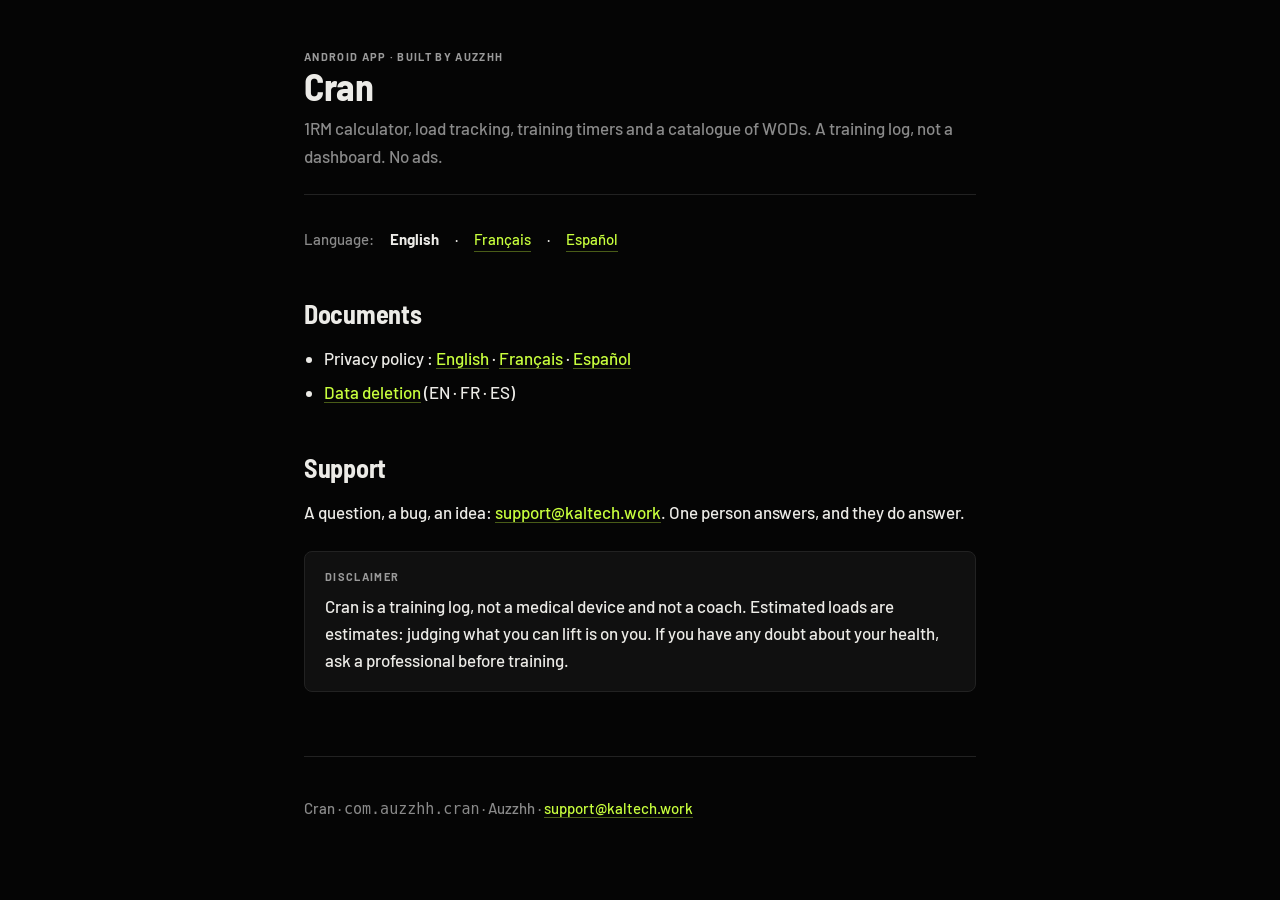
<file: index.html>
<!doctype html>
<html lang="en">
<head>
<meta charset="utf-8">
<meta name="viewport" content="width=device-width, initial-scale=1">
<title>Cran — 1RM calculator and training log</title>
<meta name="description" content="Cran — 1RM calculator, load tracking, timers and WODs. Android app by Auzzhh. No ads.">
<link rel="canonical" href="https://cran.kaltech.work/">
<meta name="theme-color" content="#050505">
<link rel="icon" href="favicon.ico" sizes="48x48">
<link rel="icon" href="icon-192.png" type="image/png" sizes="192x192">
<link rel="apple-touch-icon" href="apple-touch-icon.png">
<meta property="og:type" content="website">
<meta property="og:site_name" content="Cran">
<meta property="og:locale" content="en_US">
<meta property="og:title" content="Cran — 1RM calculator and training log">
<meta property="og:description" content="Cran — 1RM calculator, load tracking, timers and WODs. Android app by Auzzhh. No ads.">
<meta property="og:url" content="https://cran.kaltech.work/">
<meta property="og:image" content="https://cran.kaltech.work/icon-512.png">
<meta property="og:image:width" content="512">
<meta property="og:image:height" content="512">
<meta property="og:image:alt" content="Cran logo: a lime hexagonal C on black">
<meta name="twitter:card" content="summary">
<link rel="preconnect" href="https://fonts.googleapis.com">
<link rel="preconnect" href="https://fonts.gstatic.com" crossorigin>
<link rel="stylesheet" href="https://fonts.googleapis.com/css2?family=Barlow:wght@500;700&family=Barlow+Semi+Condensed:wght@700&display=swap">
<link rel="stylesheet" href="style.css">
<link rel="alternate" hreflang="en" href="https://cran.kaltech.work/">
<link rel="alternate" hreflang="fr" href="https://cran.kaltech.work/accueil.html">
<link rel="alternate" hreflang="es" href="https://cran.kaltech.work/inicio.html">
<link rel="alternate" hreflang="x-default" href="https://cran.kaltech.work/">
</head>
<body>
<main>
<header>
  <p class="label">Android app · built by Auzzhh</p>
  <h1>Cran</h1>
  <p class="lede">1RM calculator, load tracking, training timers and a catalogue of WODs.
  A training log, not a dashboard. No ads.</p>
</header>

<p class="langs"><span>Language:</span> <strong>English</strong> · <a href="accueil.html">Français</a> · <a href="inicio.html">Español</a></p>

<!-- Dès que la fiche est publiée, décommenter et coller le lien :
<p><a class="cta" href="https://play.google.com/store/apps/details?id=com.auzzhh.cran">Get it on Google Play</a></p>
-->

<h2>Documents</h2>
<ul>
  <li>Privacy policy :
      <a href="privacy.html">English</a> ·
      <a href="confidentialite.html">Français</a> ·
      <a href="privacidad.html">Español</a></li>
  <li><a href="data-deletion.html">Data deletion</a> (EN · FR · ES)</li>
</ul>

<h2>Support</h2>
<p>A question, a bug, an idea:
<a href="mailto:support@kaltech.work">support@kaltech.work</a>.
One person answers, and they do answer.</p>

<div class="card">
  <p class="label">Disclaimer</p>
  <p style="margin:8px 0 0">Cran is a training log, not a medical device and not a coach.
  Estimated loads are estimates: judging what you can lift is on you. If you
  have any doubt about your health, ask a professional before training.</p>
</div>

<footer>
  <p>Cran · <code>com.auzzhh.cran</code> · Auzzhh · <a href="mailto:support@kaltech.work">support@kaltech.work</a></p>
</footer>
</main>
</body>
</html>
</file>
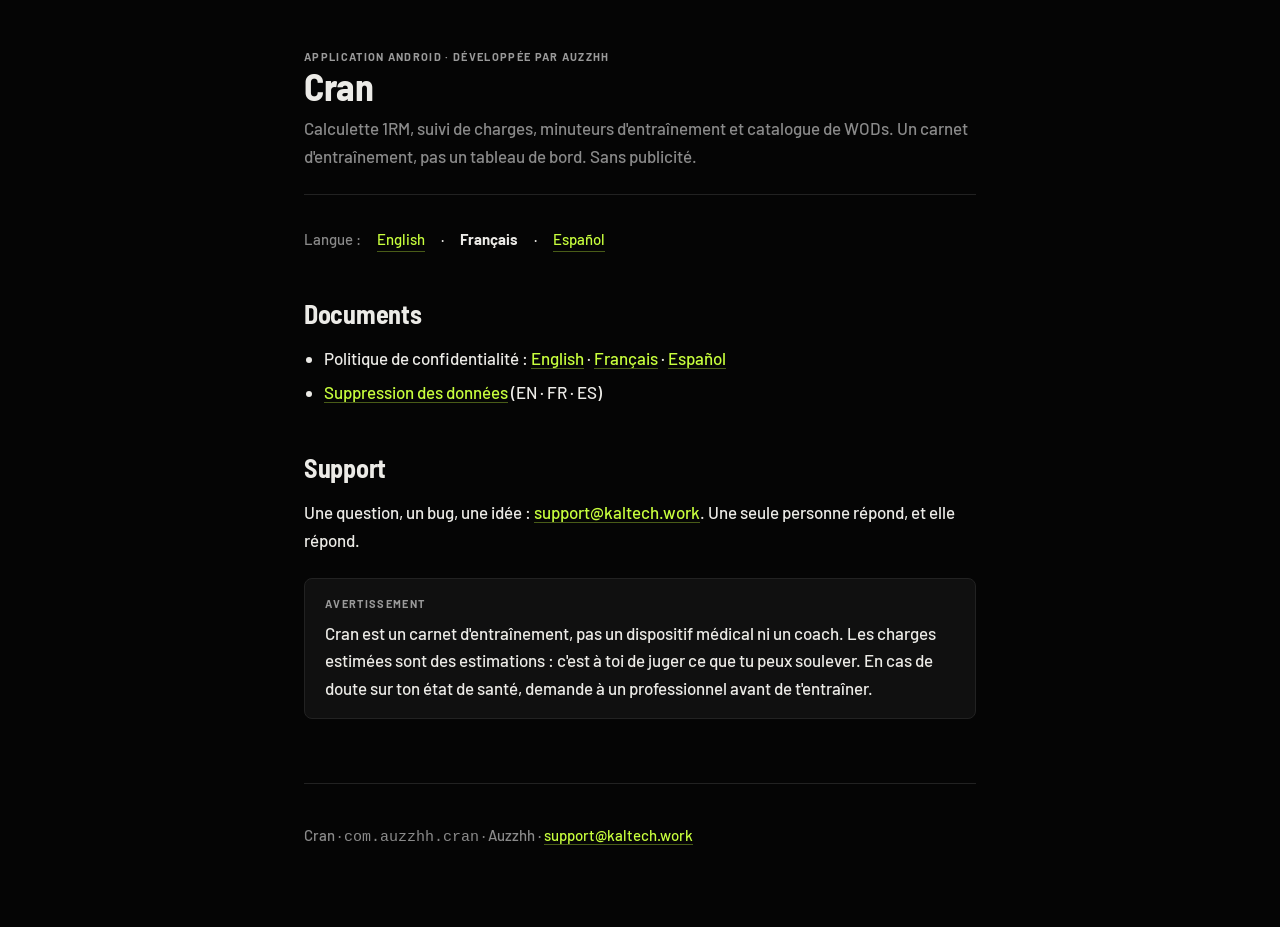
<file: accueil.html>
<!doctype html>
<html lang="fr">
<head>
<meta charset="utf-8">
<meta name="viewport" content="width=device-width, initial-scale=1">
<title>Cran — calculette 1RM et carnet d'entraînement</title>
<meta name="description" content="Cran — calculette 1RM, suivi de charges, minuteurs et WODs. Application Android développée par Auzzhh. Sans publicité.">
<link rel="canonical" href="https://cran.kaltech.work/accueil.html">
<meta name="theme-color" content="#050505">
<link rel="icon" href="favicon.ico" sizes="48x48">
<link rel="icon" href="icon-192.png" type="image/png" sizes="192x192">
<link rel="apple-touch-icon" href="apple-touch-icon.png">
<meta property="og:type" content="website">
<meta property="og:site_name" content="Cran">
<meta property="og:locale" content="fr_FR">
<meta property="og:title" content="Cran — calculette 1RM et carnet d'entraînement">
<meta property="og:description" content="Cran — calculette 1RM, suivi de charges, minuteurs et WODs. Application Android développée par Auzzhh. Sans publicité.">
<meta property="og:url" content="https://cran.kaltech.work/accueil.html">
<meta property="og:image" content="https://cran.kaltech.work/icon-512.png">
<meta property="og:image:width" content="512">
<meta property="og:image:height" content="512">
<meta property="og:image:alt" content="Cran logo: a lime hexagonal C on black">
<meta name="twitter:card" content="summary">
<link rel="preconnect" href="https://fonts.googleapis.com">
<link rel="preconnect" href="https://fonts.gstatic.com" crossorigin>
<link rel="stylesheet" href="https://fonts.googleapis.com/css2?family=Barlow:wght@500;700&family=Barlow+Semi+Condensed:wght@700&display=swap">
<link rel="stylesheet" href="style.css">
<link rel="alternate" hreflang="en" href="https://cran.kaltech.work/">
<link rel="alternate" hreflang="fr" href="https://cran.kaltech.work/accueil.html">
<link rel="alternate" hreflang="es" href="https://cran.kaltech.work/inicio.html">
<link rel="alternate" hreflang="x-default" href="https://cran.kaltech.work/">
</head>
<body>
<main>
<header>
  <p class="label">Application Android · développée par Auzzhh</p>
  <h1>Cran</h1>
  <p class="lede">Calculette 1RM, suivi de charges, minuteurs d'entraînement et
  catalogue de WODs. Un carnet d'entraînement, pas un tableau de bord. Sans
  publicité.</p>
</header>

<p class="langs"><span>Langue :</span> <a href="index.html">English</a> · <strong>Français</strong> · <a href="inicio.html">Español</a></p>

<!-- Dès que la fiche est publiée, décommenter et coller le lien :
<p><a class="cta" href="https://play.google.com/store/apps/details?id=com.auzzhh.cran">Télécharger sur Google Play</a></p>
-->

<h2>Documents</h2>
<ul>
  <li>Politique de confidentialité :
      <a href="privacy.html">English</a> ·
      <a href="confidentialite.html">Français</a> ·
      <a href="privacidad.html">Español</a></li>
  <li><a href="data-deletion.html">Suppression des données</a> (EN · FR · ES)</li>
</ul>

<h2>Support</h2>
<p>Une question, un bug, une idée :
<a href="mailto:support@kaltech.work">support@kaltech.work</a>.
Une seule personne répond, et elle répond.</p>

<div class="card">
  <p class="label">Avertissement</p>
  <p style="margin:8px 0 0">Cran est un carnet d'entraînement, pas un dispositif médical ni
  un coach. Les charges estimées sont des estimations : c'est à toi de juger ce
  que tu peux soulever. En cas de doute sur ton état de santé, demande à un
  professionnel avant de t'entraîner.</p>
</div>

<footer>
  <p>Cran · <code>com.auzzhh.cran</code> · Auzzhh · <a href="mailto:support@kaltech.work">support@kaltech.work</a></p>
</footer>
</main>
</body>
</html>
</file>
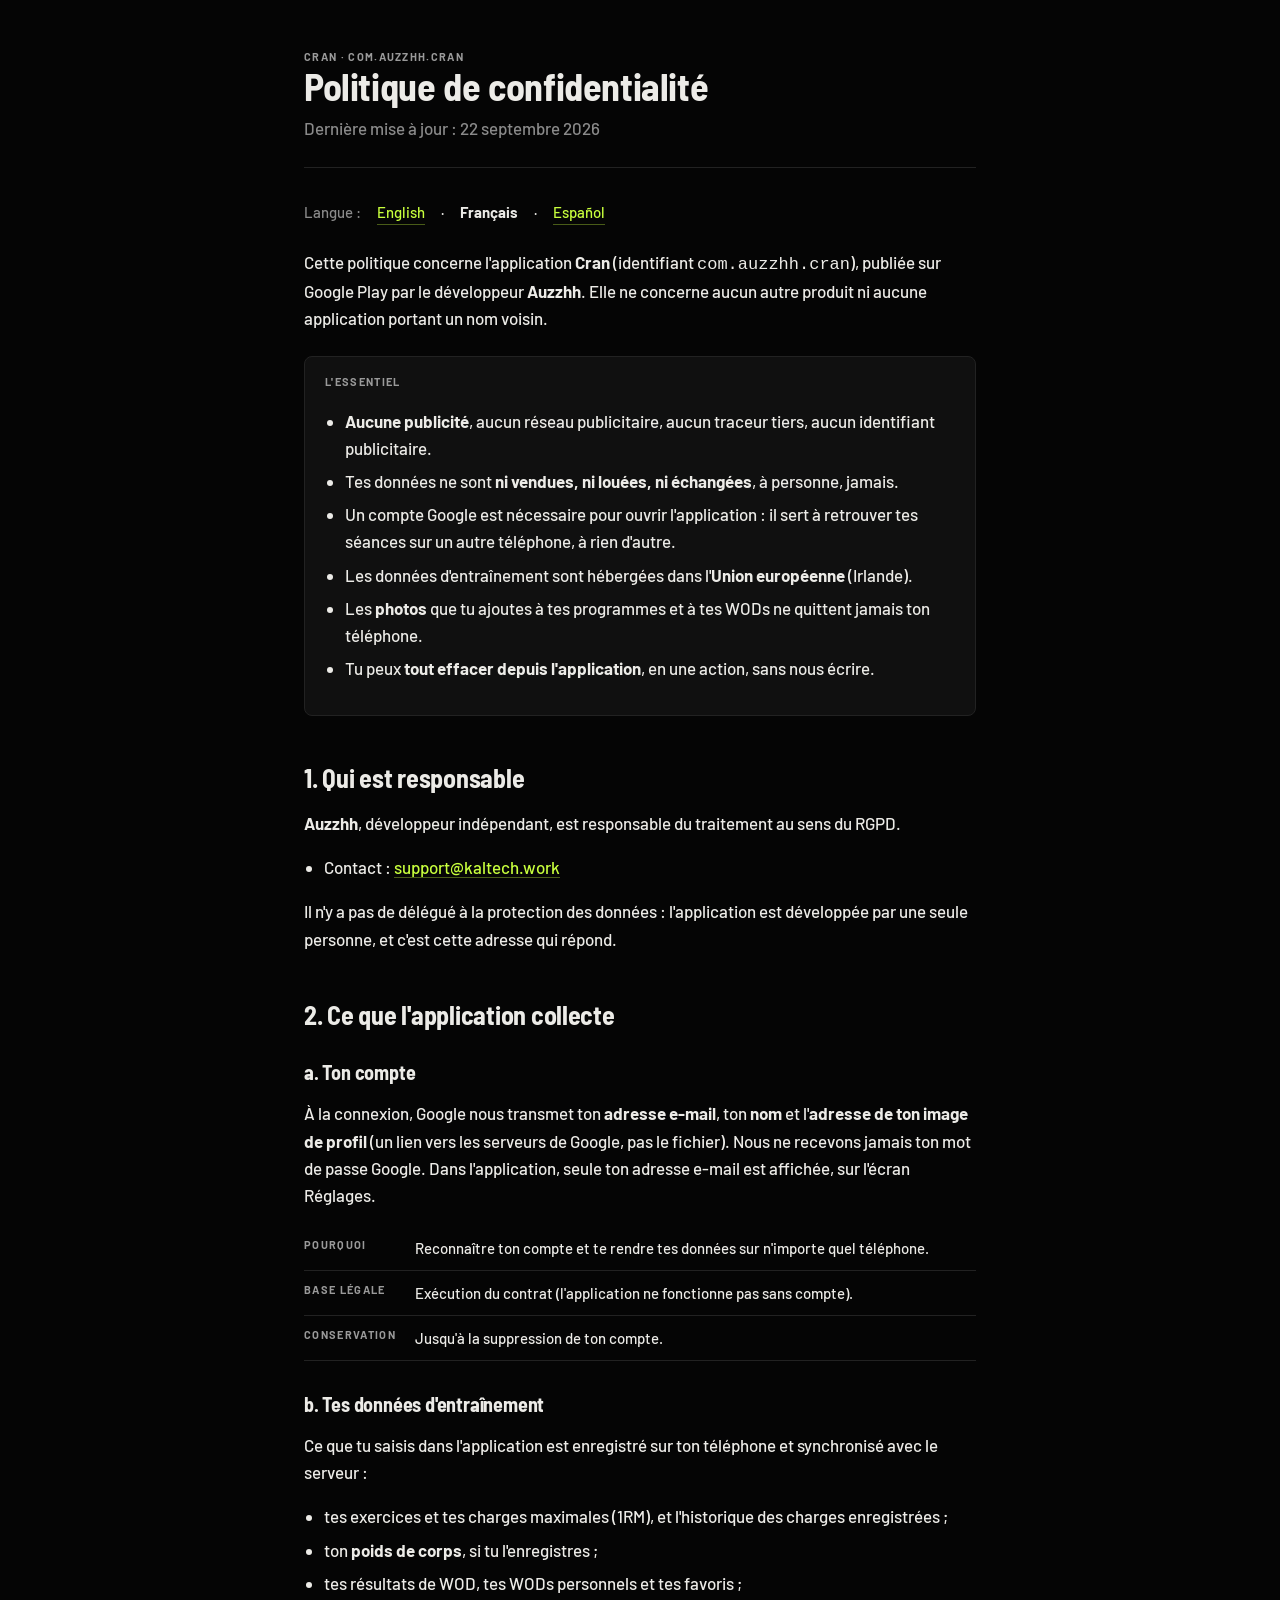
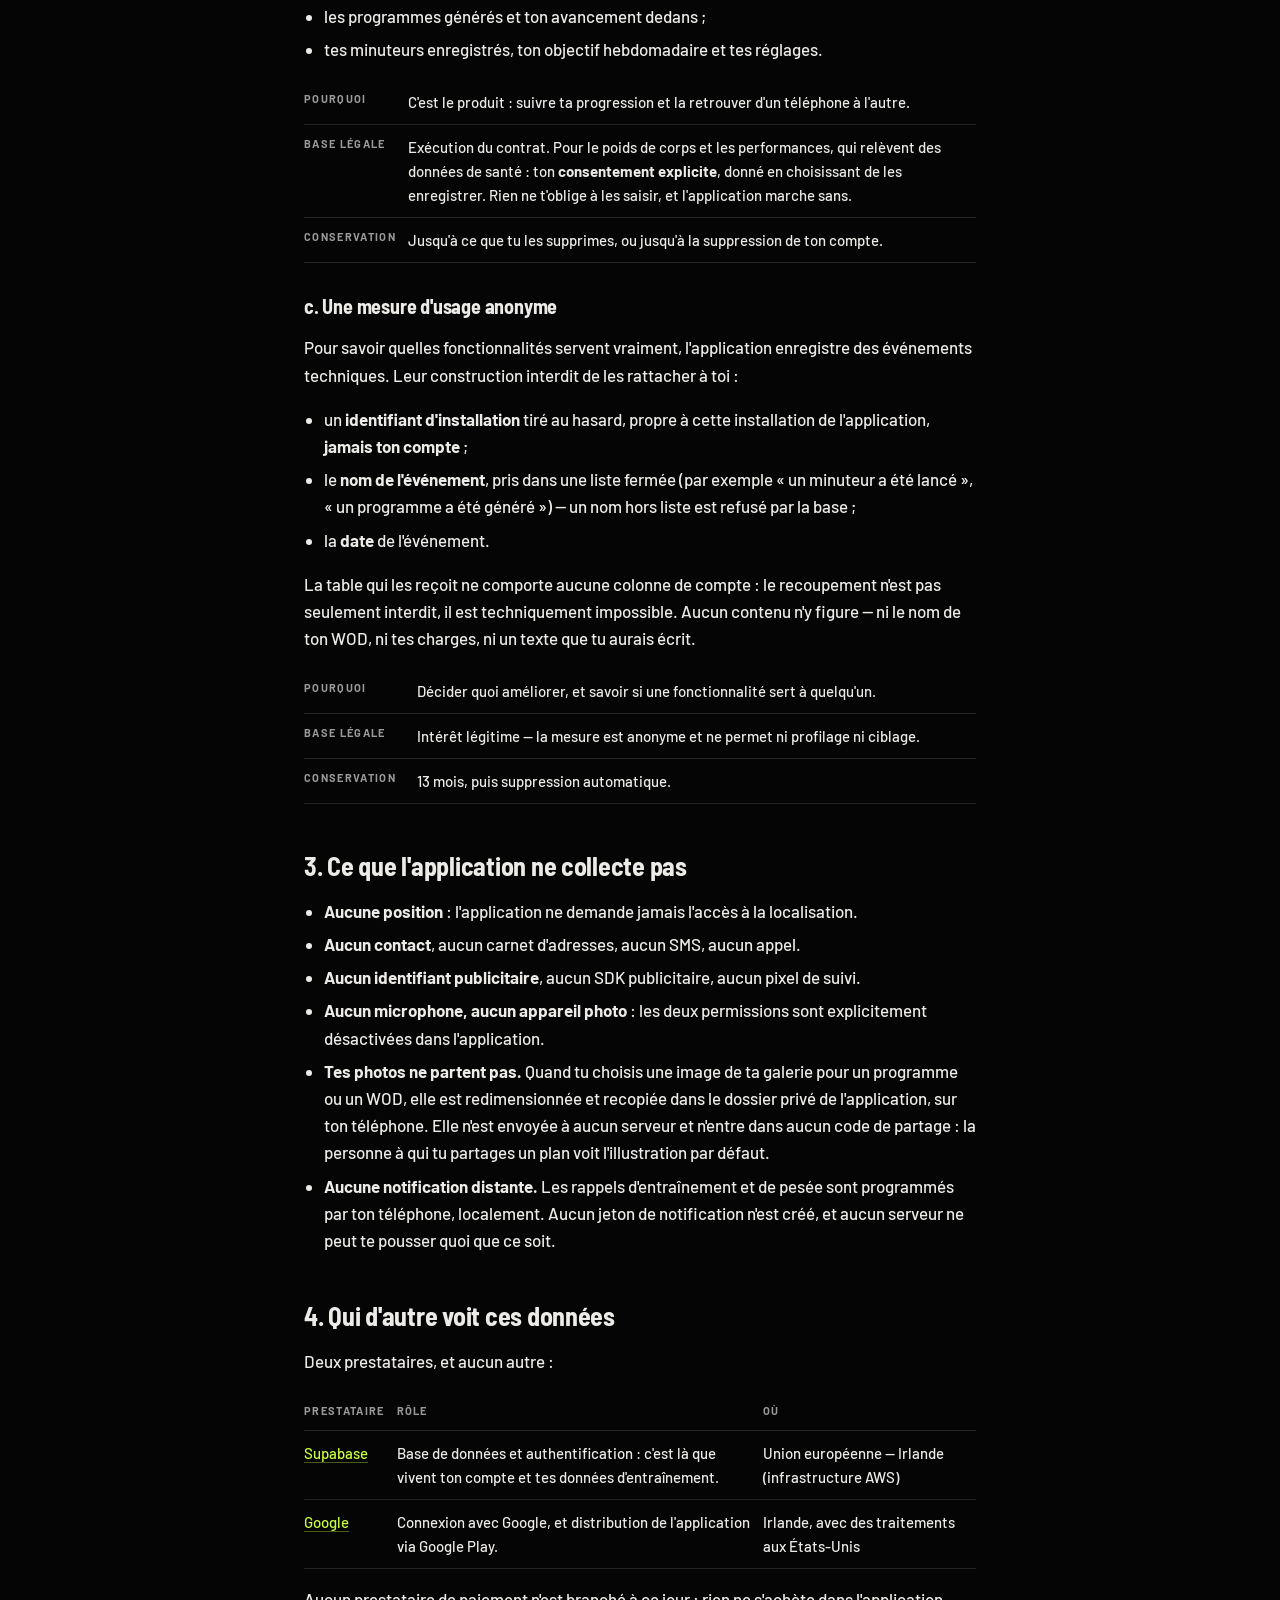
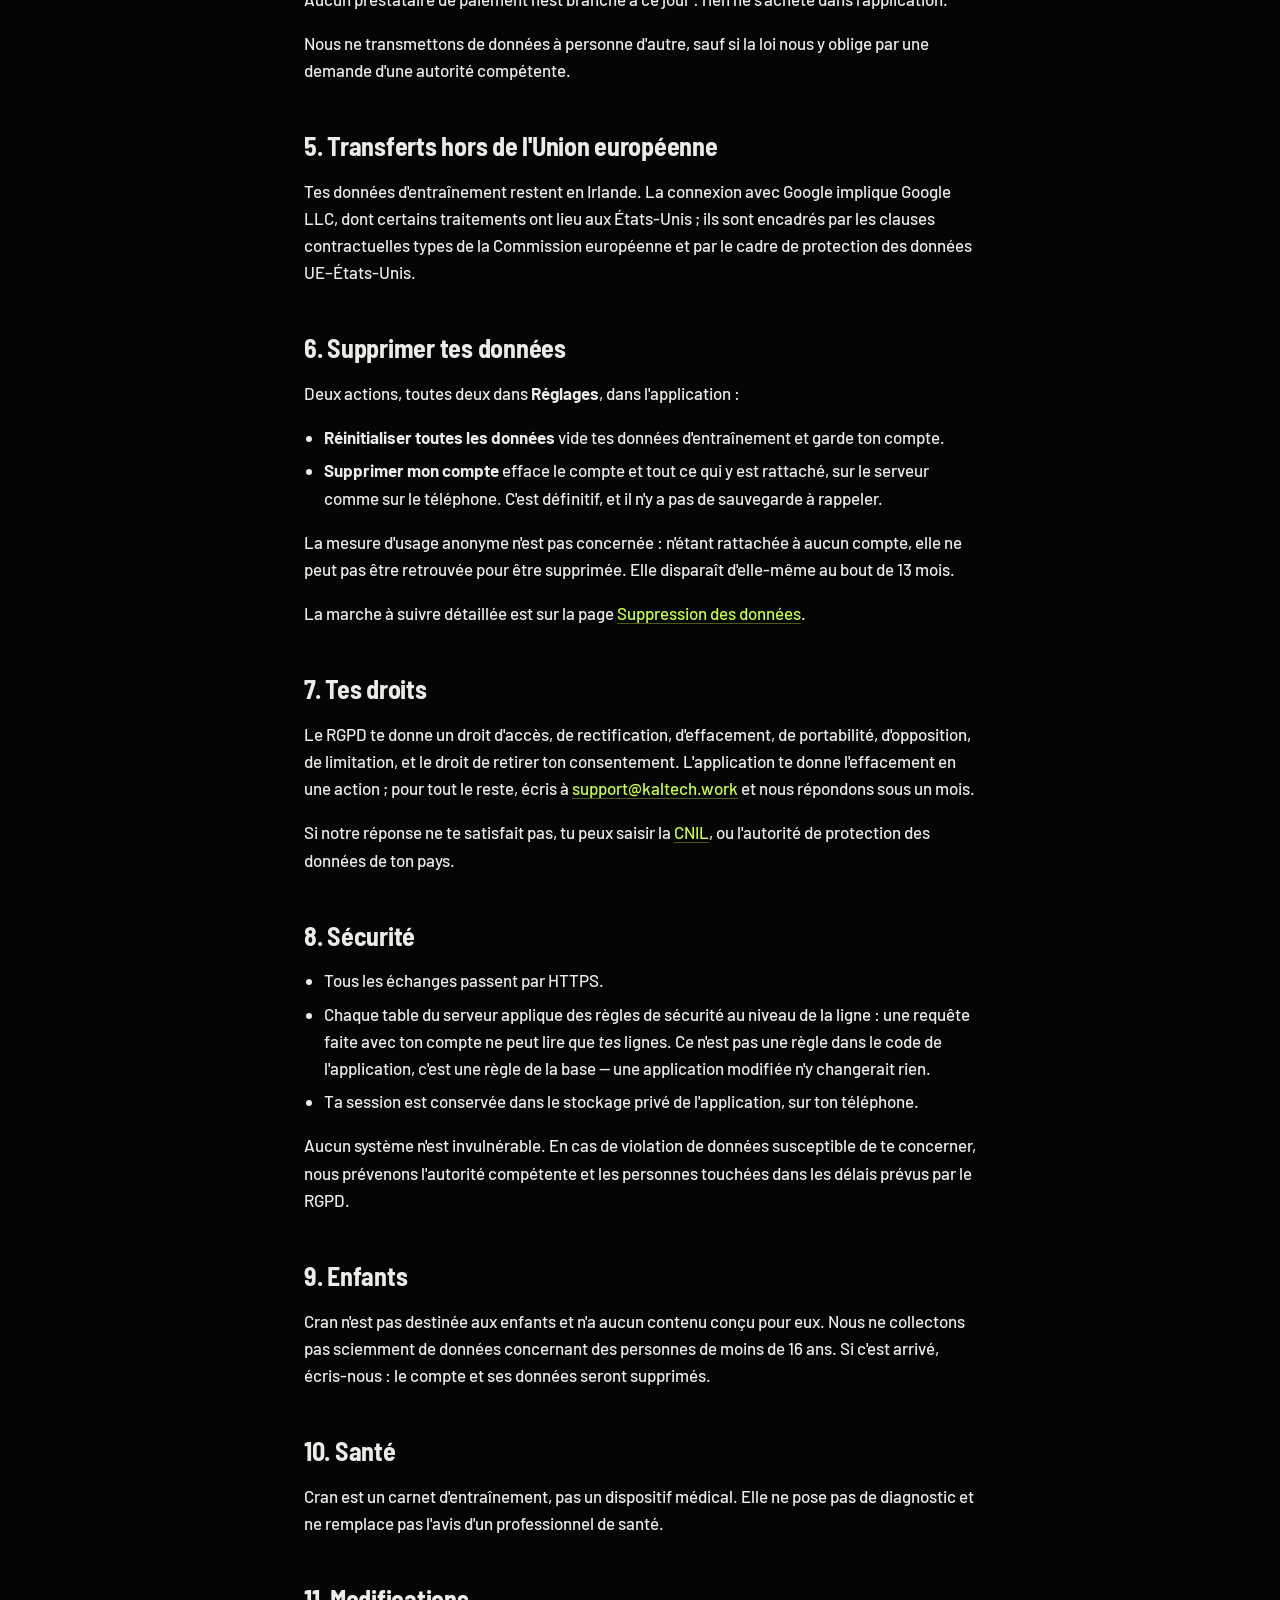
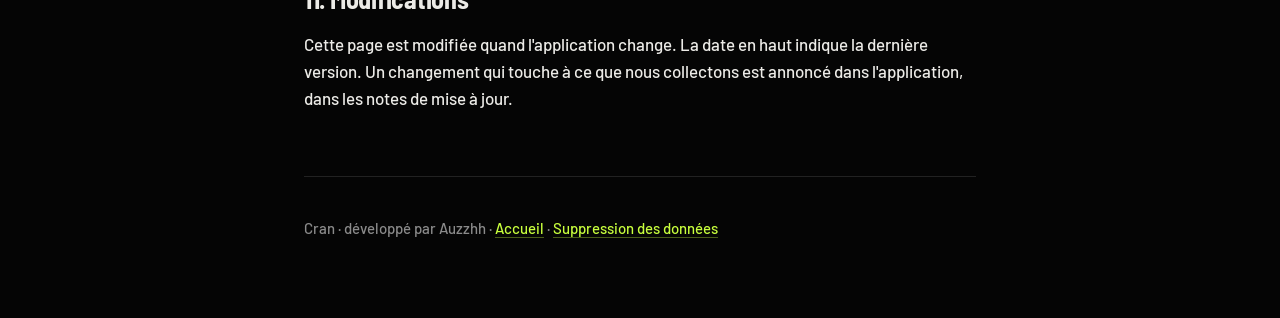
<file: confidentialite.html>
<!doctype html>
<html lang="fr">
<head>
<meta charset="utf-8">
<meta name="viewport" content="width=device-width, initial-scale=1">
<title>Politique de confidentialité — Cran</title>
<meta name="description" content="Ce que l'application Cran collecte, pourquoi, où c'est hébergé et comment tout supprimer.">
<link rel="canonical" href="https://cran.kaltech.work/confidentialite.html">
<meta name="theme-color" content="#050505">
<link rel="icon" href="favicon.ico" sizes="48x48">
<link rel="icon" href="icon-192.png" type="image/png" sizes="192x192">
<link rel="apple-touch-icon" href="apple-touch-icon.png">
<meta property="og:type" content="website">
<meta property="og:site_name" content="Cran">
<meta property="og:locale" content="fr_FR">
<meta property="og:title" content="Politique de confidentialité — Cran">
<meta property="og:description" content="Ce que l'application Cran collecte, pourquoi, où c'est hébergé et comment tout supprimer.">
<meta property="og:url" content="https://cran.kaltech.work/confidentialite.html">
<meta property="og:image" content="https://cran.kaltech.work/icon-512.png">
<meta property="og:image:width" content="512">
<meta property="og:image:height" content="512">
<meta property="og:image:alt" content="Cran logo: a lime hexagonal C on black">
<meta name="twitter:card" content="summary">
<link rel="preconnect" href="https://fonts.googleapis.com">
<link rel="preconnect" href="https://fonts.gstatic.com" crossorigin>
<link rel="stylesheet" href="https://fonts.googleapis.com/css2?family=Barlow:wght@500;700&family=Barlow+Semi+Condensed:wght@700&display=swap">
<link rel="stylesheet" href="style.css">
<link rel="alternate" hreflang="en" href="https://cran.kaltech.work/privacy.html">
<link rel="alternate" hreflang="fr" href="https://cran.kaltech.work/confidentialite.html">
<link rel="alternate" hreflang="es" href="https://cran.kaltech.work/privacidad.html">
<link rel="alternate" hreflang="x-default" href="https://cran.kaltech.work/privacy.html">
</head>
<body>
<main>
<header>
  <p class="label">Cran · com.auzzhh.cran</p>
  <h1>Politique de confidentialité</h1>
  <p class="lede">Dernière mise à jour : 22 septembre 2026</p>
</header>

<p class="langs"><span>Langue :</span> <a href="privacy.html">English</a> · <strong>Français</strong> · <a href="privacidad.html">Español</a></p>

<p>Cette politique concerne l'application <strong>Cran</strong> (identifiant
<code>com.auzzhh.cran</code>), publiée sur Google Play par le développeur
<strong>Auzzhh</strong>. Elle ne concerne aucun autre produit ni aucune application
portant un nom voisin.</p>

<div class="card">
  <p class="label">L'essentiel</p>
  <ul>
    <li><strong>Aucune publicité</strong>, aucun réseau publicitaire, aucun traceur tiers, aucun identifiant publicitaire.</li>
    <li>Tes données ne sont <strong>ni vendues, ni louées, ni échangées</strong>, à personne, jamais.</li>
    <li>Un compte Google est nécessaire pour ouvrir l'application : il sert à retrouver tes séances sur un autre téléphone, à rien d'autre.</li>
    <li>Les données d'entraînement sont hébergées dans l'<strong>Union européenne</strong> (Irlande).</li>
    <li>Les <strong>photos</strong> que tu ajoutes à tes programmes et à tes WODs ne quittent jamais ton téléphone.</li>
    <li>Tu peux <strong>tout effacer depuis l'application</strong>, en une action, sans nous écrire.</li>
  </ul>
</div>

<h2>1. Qui est responsable</h2>
<p><strong>Auzzhh</strong>, développeur indépendant, est responsable du traitement au
sens du RGPD.</p>
<ul>
  <li>Contact : <a href="mailto:support@kaltech.work">support@kaltech.work</a></li>
</ul>
<p>Il n'y a pas de délégué à la protection des données : l'application est développée
par une seule personne, et c'est cette adresse qui répond.</p>

<h2>2. Ce que l'application collecte</h2>

<h3>a. Ton compte</h3>
<p>À la connexion, Google nous transmet ton <strong>adresse e-mail</strong>, ton
<strong>nom</strong> et l'<strong>adresse de ton image de profil</strong> (un lien
vers les serveurs de Google, pas le fichier). Nous ne recevons jamais ton mot de
passe Google. Dans l'application, seule ton adresse e-mail est affichée, sur
l'écran Réglages.</p>
<table>
  <tr><th>Pourquoi</th><td>Reconnaître ton compte et te rendre tes données sur n'importe quel téléphone.</td></tr>
  <tr><th>Base légale</th><td>Exécution du contrat (l'application ne fonctionne pas sans compte).</td></tr>
  <tr><th>Conservation</th><td>Jusqu'à la suppression de ton compte.</td></tr>
</table>

<h3>b. Tes données d'entraînement</h3>
<p>Ce que tu saisis dans l'application est enregistré sur ton téléphone et
synchronisé avec le serveur :</p>
<ul>
  <li>tes exercices et tes charges maximales (1RM), et l'historique des charges enregistrées ;</li>
  <li>ton <strong>poids de corps</strong>, si tu l'enregistres ;</li>
  <li>tes résultats de WOD, tes WODs personnels et tes favoris ;</li>
  <li>les programmes générés et ton avancement dedans ;</li>
  <li>tes minuteurs enregistrés, ton objectif hebdomadaire et tes réglages.</li>
</ul>
<table>
  <tr><th>Pourquoi</th><td>C'est le produit : suivre ta progression et la retrouver d'un téléphone à l'autre.</td></tr>
  <tr><th>Base légale</th><td>Exécution du contrat. Pour le poids de corps et les performances, qui relèvent des données de santé : ton <strong>consentement explicite</strong>, donné en choisissant de les enregistrer. Rien ne t'oblige à les saisir, et l'application marche sans.</td></tr>
  <tr><th>Conservation</th><td>Jusqu'à ce que tu les supprimes, ou jusqu'à la suppression de ton compte.</td></tr>
</table>

<h3>c. Une mesure d'usage anonyme</h3>
<p>Pour savoir quelles fonctionnalités servent vraiment, l'application enregistre
des événements techniques. Leur construction interdit de les rattacher à toi :</p>
<ul>
  <li>un <strong>identifiant d'installation</strong> tiré au hasard, propre à cette installation de l'application, <strong>jamais ton compte</strong> ;</li>
  <li>le <strong>nom de l'événement</strong>, pris dans une liste fermée (par exemple « un minuteur a été lancé », « un programme a été généré ») — un nom hors liste est refusé par la base ;</li>
  <li>la <strong>date</strong> de l'événement.</li>
</ul>
<p>La table qui les reçoit ne comporte aucune colonne de compte : le recoupement
n'est pas seulement interdit, il est techniquement impossible. Aucun contenu
n'y figure — ni le nom de ton WOD, ni tes charges, ni un texte que tu aurais
écrit.</p>
<table>
  <tr><th>Pourquoi</th><td>Décider quoi améliorer, et savoir si une fonctionnalité sert à quelqu'un.</td></tr>
  <tr><th>Base légale</th><td>Intérêt légitime — la mesure est anonyme et ne permet ni profilage ni ciblage.</td></tr>
  <tr><th>Conservation</th><td>13 mois, puis suppression automatique.</td></tr>
</table>

<h2>3. Ce que l'application ne collecte pas</h2>
<ul>
  <li><strong>Aucune position</strong> : l'application ne demande jamais l'accès à la localisation.</li>
  <li><strong>Aucun contact</strong>, aucun carnet d'adresses, aucun SMS, aucun appel.</li>
  <li><strong>Aucun identifiant publicitaire</strong>, aucun SDK publicitaire, aucun pixel de suivi.</li>
  <li><strong>Aucun microphone, aucun appareil photo</strong> : les deux permissions sont explicitement désactivées dans l'application.</li>
  <li><strong>Tes photos ne partent pas.</strong> Quand tu choisis une image de ta galerie pour un programme ou un WOD, elle est redimensionnée et recopiée dans le dossier privé de l'application, sur ton téléphone. Elle n'est envoyée à aucun serveur et n'entre dans aucun code de partage : la personne à qui tu partages un plan voit l'illustration par défaut.</li>
  <li><strong>Aucune notification distante.</strong> Les rappels d'entraînement et de pesée sont programmés par ton téléphone, localement. Aucun jeton de notification n'est créé, et aucun serveur ne peut te pousser quoi que ce soit.</li>
</ul>

<h2>4. Qui d'autre voit ces données</h2>
<p>Deux prestataires, et aucun autre :</p>
<table>
  <tr><th>Prestataire</th><th>Rôle</th><th>Où</th></tr>
  <tr><td><a href="https://supabase.com/privacy">Supabase</a></td><td>Base de données et authentification : c'est là que vivent ton compte et tes données d'entraînement.</td><td>Union européenne — Irlande (infrastructure AWS)</td></tr>
  <tr><td><a href="https://policies.google.com/privacy">Google</a></td><td>Connexion avec Google, et distribution de l'application via Google Play.</td><td>Irlande, avec des traitements aux États-Unis</td></tr>
</table>
<p>Aucun prestataire de paiement n'est branché à ce jour : rien ne s'achète dans
l'application. <!-- À METTRE À JOUR le jour où l'achat premium est activé : nommer le
     prestataire de facturation et ce qu'il reçoit. --></p>
<p>Nous ne transmettons de données à personne d'autre, sauf si la loi nous y
oblige par une demande d'une autorité compétente.</p>

<h2>5. Transferts hors de l'Union européenne</h2>
<p>Tes données d'entraînement restent en Irlande. La connexion avec Google implique
Google LLC, dont certains traitements ont lieu aux États-Unis ; ils sont encadrés
par les clauses contractuelles types de la Commission européenne et par le cadre
de protection des données UE–États-Unis.</p>

<h2>6. Supprimer tes données</h2>
<p>Deux actions, toutes deux dans <strong>Réglages</strong>, dans l'application :</p>
<ul>
  <li><strong>Réinitialiser toutes les données</strong> vide tes données d'entraînement et garde ton compte.</li>
  <li><strong>Supprimer mon compte</strong> efface le compte et tout ce qui y est rattaché, sur le serveur comme sur le téléphone. C'est définitif, et il n'y a pas de sauvegarde à rappeler.</li>
</ul>
<p>La mesure d'usage anonyme n'est pas concernée : n'étant rattachée à aucun compte,
elle ne peut pas être retrouvée pour être supprimée. Elle disparaît d'elle-même
au bout de 13 mois.</p>
<p>La marche à suivre détaillée est sur la page
<a href="data-deletion.html">Suppression des données</a>.</p>

<h2>7. Tes droits</h2>
<p>Le RGPD te donne un droit d'accès, de rectification, d'effacement, de
portabilité, d'opposition, de limitation, et le droit de retirer ton consentement.
L'application te donne l'effacement en une action ; pour tout le reste, écris à
<a href="mailto:support@kaltech.work">support@kaltech.work</a>
et nous répondons sous un mois.</p>
<p>Si notre réponse ne te satisfait pas, tu peux saisir la
<a href="https://www.cnil.fr/fr/plaintes">CNIL</a>, ou l'autorité de protection des
données de ton pays.</p>

<h2>8. Sécurité</h2>
<ul>
  <li>Tous les échanges passent par HTTPS.</li>
  <li>Chaque table du serveur applique des règles de sécurité au niveau de la ligne : une requête faite avec ton compte ne peut lire que <em>tes</em> lignes. Ce n'est pas une règle dans le code de l'application, c'est une règle de la base — une application modifiée n'y changerait rien.</li>
  <li>Ta session est conservée dans le stockage privé de l'application, sur ton téléphone.</li>
</ul>
<p>Aucun système n'est invulnérable. En cas de violation de données susceptible de
te concerner, nous prévenons l'autorité compétente et les personnes touchées dans
les délais prévus par le RGPD.</p>

<h2>9. Enfants</h2>
<p>Cran n'est pas destinée aux enfants et n'a aucun contenu conçu pour eux.
Nous ne collectons pas sciemment de données concernant des personnes de moins de
16 ans. Si c'est arrivé, écris-nous : le compte et ses données seront supprimés.</p>

<h2>10. Santé</h2>
<p>Cran est un carnet d'entraînement, pas un dispositif médical. Elle ne
pose pas de diagnostic et ne remplace pas l'avis d'un professionnel de santé.</p>

<h2>11. Modifications</h2>
<p>Cette page est modifiée quand l'application change. La date en haut indique la
dernière version. Un changement qui touche à ce que nous collectons est annoncé
dans l'application, dans les notes de mise à jour.</p>

<footer>
  <p>Cran · développé par Auzzhh · <a href="accueil.html">Accueil</a> ·
  <a href="data-deletion.html">Suppression des données</a></p>
</footer>
</main>
</body>
</html>
</file>
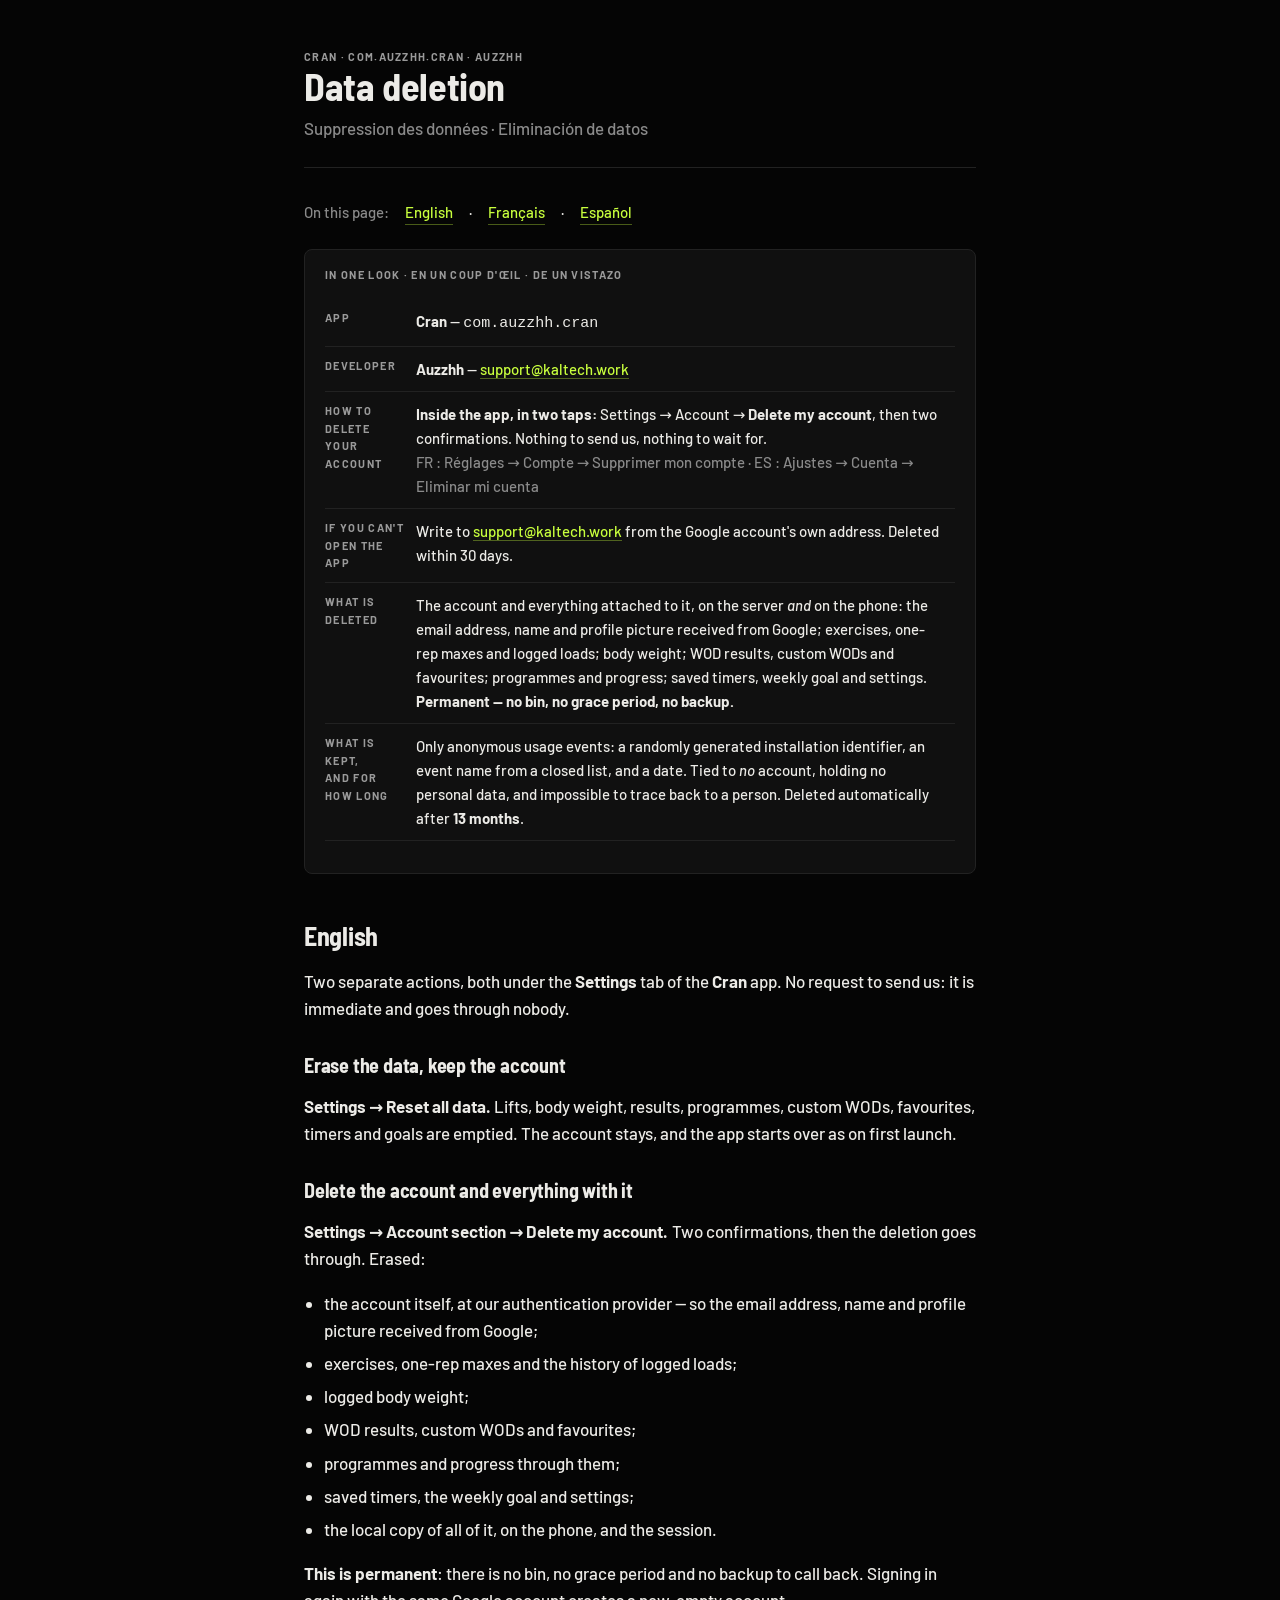
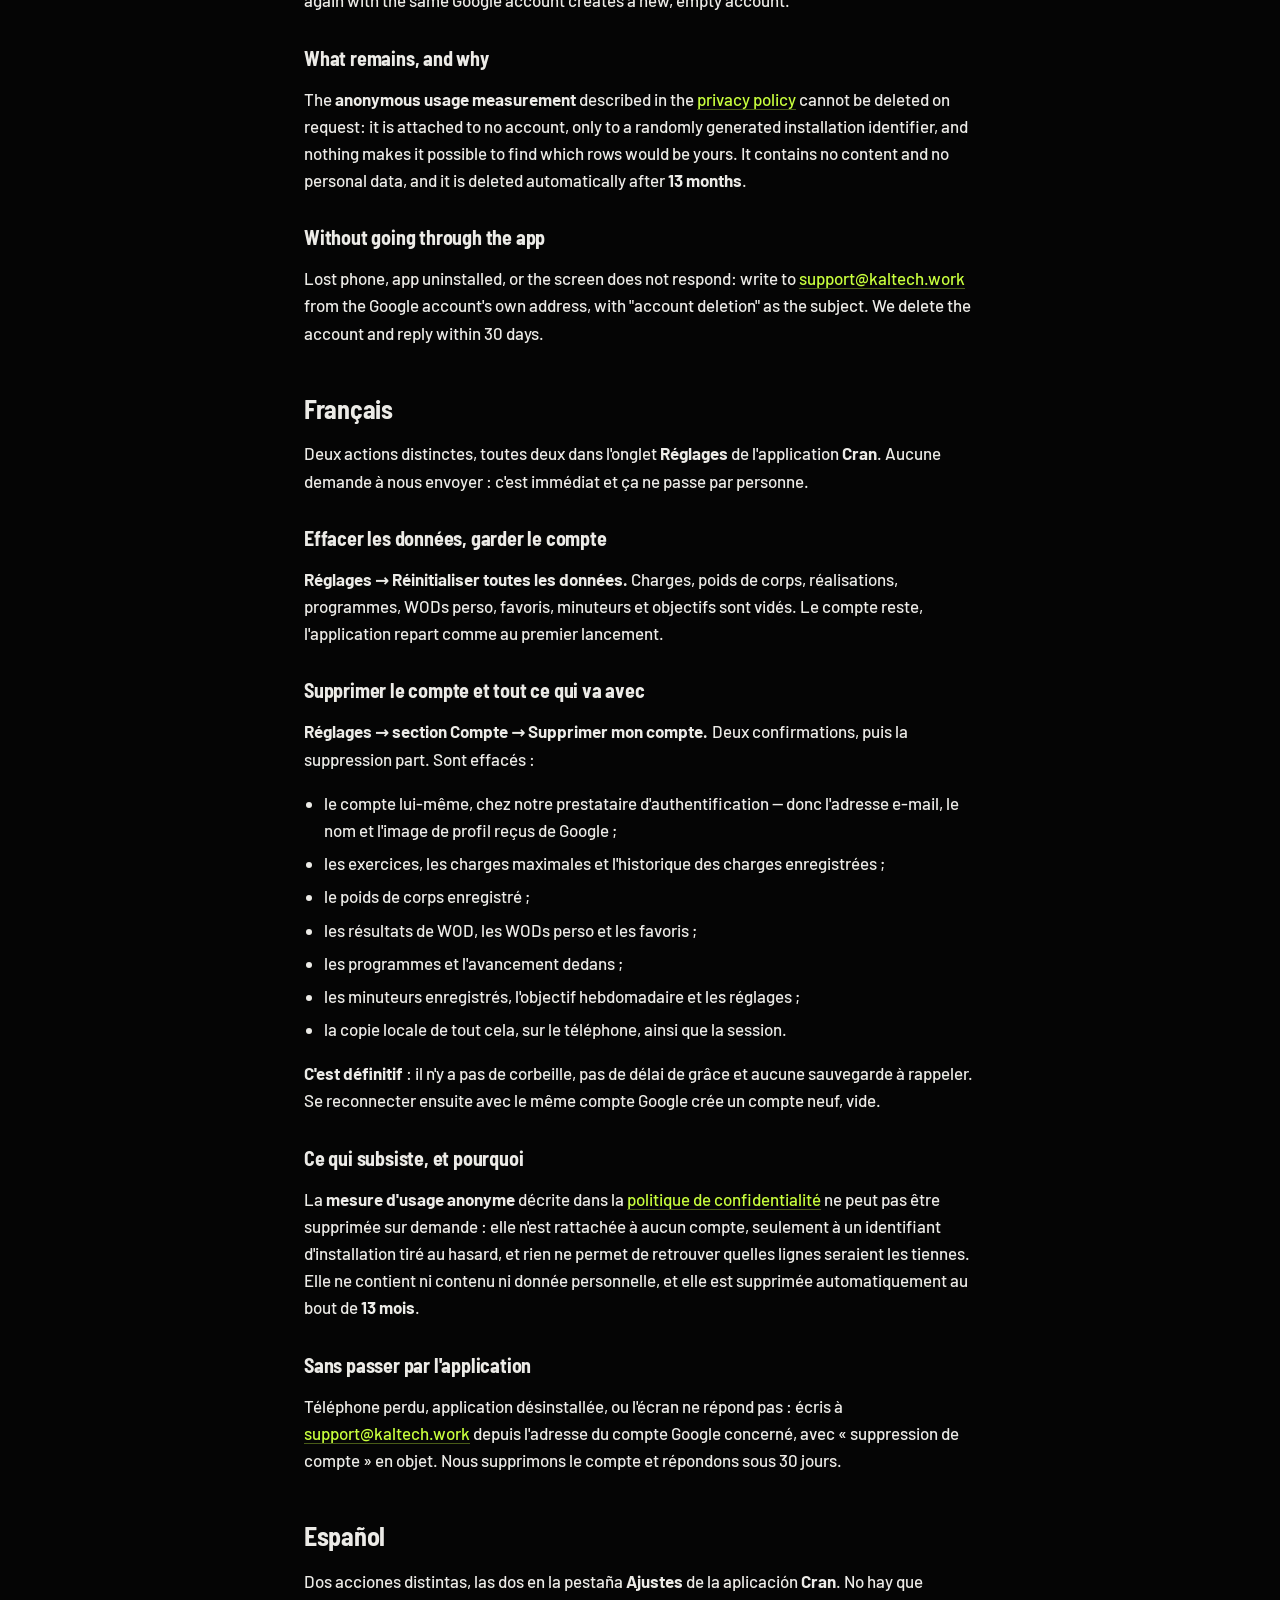
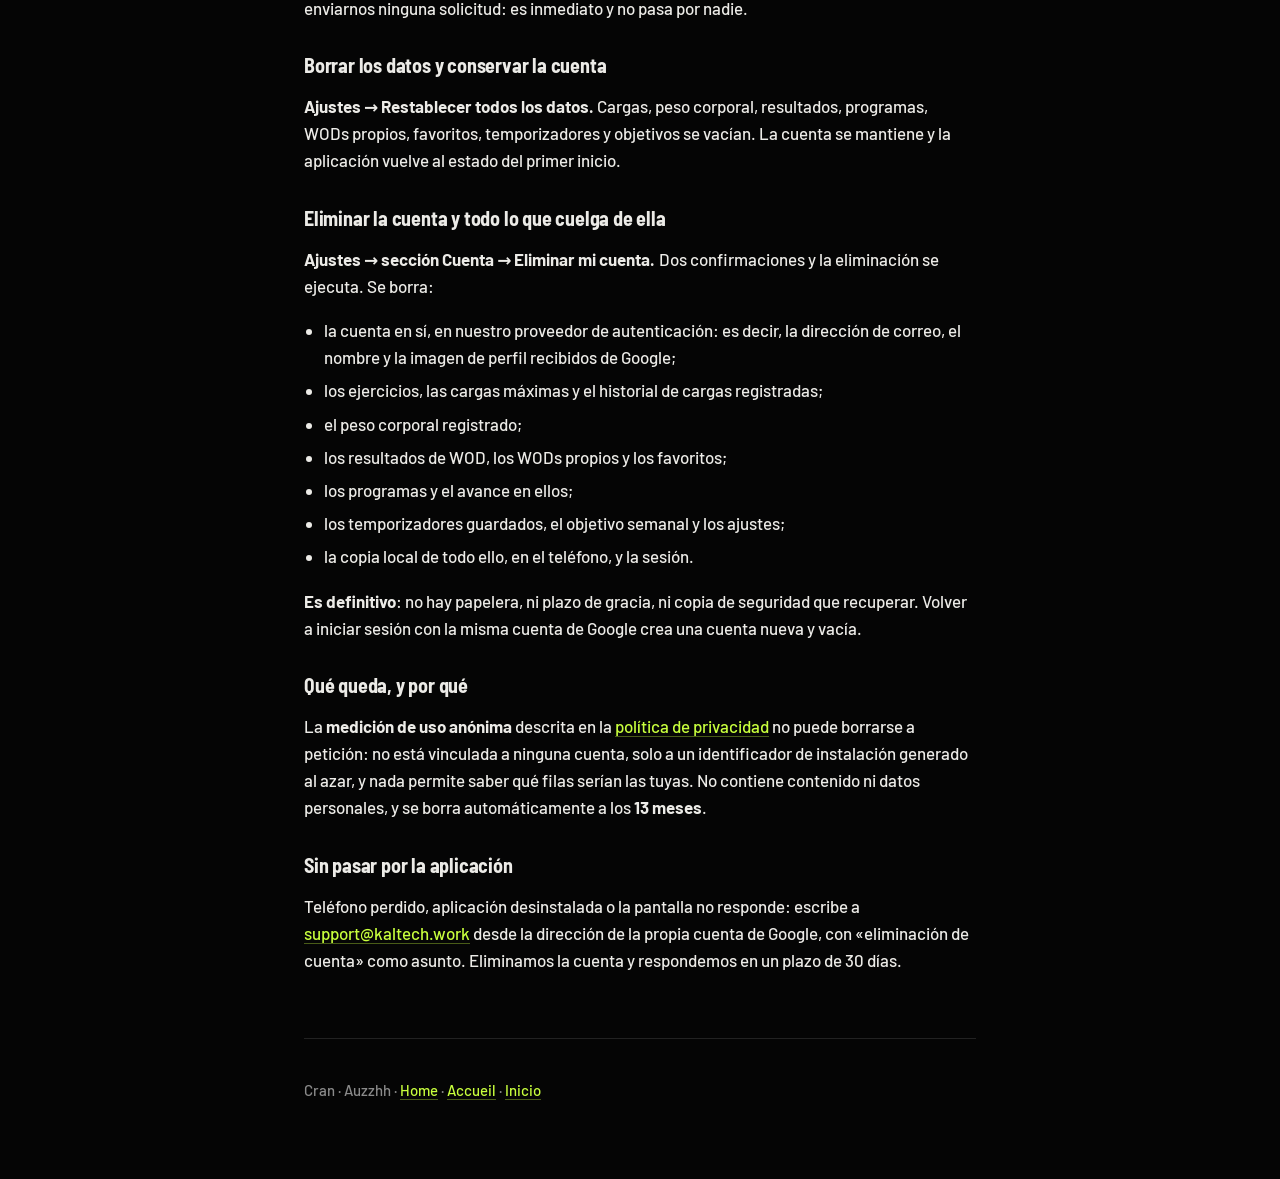
<file: data-deletion.html>
<!doctype html>
<html lang="en">
<head>
<meta charset="utf-8">
<meta name="viewport" content="width=device-width, initial-scale=1">
<title>Data deletion — Cran</title>
<meta name="description" content="How to delete your Cran account and all your data: the steps inside the app, and what gets erased.">
<link rel="canonical" href="https://cran.kaltech.work/data-deletion.html">
<meta name="theme-color" content="#050505">
<link rel="icon" href="favicon.ico" sizes="48x48">
<link rel="icon" href="icon-192.png" type="image/png" sizes="192x192">
<link rel="apple-touch-icon" href="apple-touch-icon.png">
<meta property="og:type" content="website">
<meta property="og:site_name" content="Cran">
<meta property="og:locale" content="en_US">
<meta property="og:title" content="Data deletion — Cran">
<meta property="og:description" content="How to delete your Cran account and all your data: the steps inside the app, and what gets erased.">
<meta property="og:url" content="https://cran.kaltech.work/data-deletion.html">
<meta property="og:image" content="https://cran.kaltech.work/icon-512.png">
<meta property="og:image:width" content="512">
<meta property="og:image:height" content="512">
<meta property="og:image:alt" content="Cran logo: a lime hexagonal C on black">
<meta name="twitter:card" content="summary">
<link rel="preconnect" href="https://fonts.googleapis.com">
<link rel="preconnect" href="https://fonts.gstatic.com" crossorigin>
<link rel="stylesheet" href="https://fonts.googleapis.com/css2?family=Barlow:wght@500;700&family=Barlow+Semi+Condensed:wght@700&display=swap">
<link rel="stylesheet" href="style.css">
<link rel="alternate" hreflang="x-default" href="https://cran.kaltech.work/data-deletion.html">
</head>
<body>
<main>
<header>
  <p class="label">Cran · com.auzzhh.cran · Auzzhh</p>
  <h1>Data deletion</h1>
  <p class="lede">Suppression des données · Eliminación de datos</p>
</header>

<p class="langs"><span>On this page:</span> <a href="#en">English</a> · <a href="#fr">Français</a> · <a href="#es">Español</a></p>

<div class="card">
<p class="label">In one look · En un coup d'œil · De un vistazo</p>
<table>
<tr><th>App</th><td><strong>Cran</strong> — <code>com.auzzhh.cran</code></td></tr>
<tr><th>Developer</th><td><strong>Auzzhh</strong> — <a href="mailto:support@kaltech.work">support@kaltech.work</a></td></tr>
<tr><th>How to delete<br>your account</th><td><strong>Inside the app, in two taps:</strong> Settings → Account → <strong>Delete my account</strong>, then two confirmations. Nothing to send us, nothing to wait for.<br>
<span class="lede">FR : Réglages → Compte → Supprimer mon compte · ES : Ajustes → Cuenta → Eliminar mi cuenta</span></td></tr>
<tr><th>If you can't<br>open the app</th><td>Write to <a href="mailto:support@kaltech.work">support@kaltech.work</a> from the Google account's own address. Deleted within 30 days.</td></tr>
<tr><th>What is deleted</th><td>The account and everything attached to it, on the server <em>and</em> on the phone: the email address, name and profile picture received from Google; exercises, one-rep maxes and logged loads; body weight; WOD results, custom WODs and favourites; programmes and progress; saved timers, weekly goal and settings. <strong>Permanent — no bin, no grace period, no backup.</strong></td></tr>
<tr><th>What is kept,<br>and for how long</th><td>Only anonymous usage events: a randomly generated installation identifier, an event name from a closed list, and a date. Tied to <em>no</em> account, holding no personal data, and impossible to trace back to a person. Deleted automatically after <strong>13 months</strong>.</td></tr>
</table>
</div>

<!-- ─────────────── ENGLISH ─────────────── -->
<h2 id="en">English</h2>
<p>Two separate actions, both under the <strong>Settings</strong> tab of the
<strong>Cran</strong> app. No request to send us: it is immediate and goes
through nobody.</p>

<h3>Erase the data, keep the account</h3>
<p><strong>Settings → Reset all data.</strong> Lifts, body weight, results,
programmes, custom WODs, favourites, timers and goals are emptied. The account
stays, and the app starts over as on first launch.</p>

<h3>Delete the account and everything with it</h3>
<p><strong>Settings → Account section → Delete my account.</strong> Two
confirmations, then the deletion goes through. Erased:</p>
<ul>
  <li>the account itself, at our authentication provider — so the email address, name and profile picture received from Google;</li>
  <li>exercises, one-rep maxes and the history of logged loads;</li>
  <li>logged body weight;</li>
  <li>WOD results, custom WODs and favourites;</li>
  <li>programmes and progress through them;</li>
  <li>saved timers, the weekly goal and settings;</li>
  <li>the local copy of all of it, on the phone, and the session.</li>
</ul>
<p><strong>This is permanent</strong>: there is no bin, no grace period and no
backup to call back. Signing in again with the same Google account creates a new,
empty account.</p>

<h3>What remains, and why</h3>
<p>The <strong>anonymous usage measurement</strong> described in the
<a href="privacy.html">privacy policy</a> cannot be deleted on request: it is
attached to no account, only to a randomly generated installation identifier, and
nothing makes it possible to find which rows would be yours. It contains no
content and no personal data, and it is deleted automatically after
<strong>13 months</strong>.</p>

<h3>Without going through the app</h3>
<p>Lost phone, app uninstalled, or the screen does not respond: write to
<a href="mailto:support@kaltech.work">support@kaltech.work</a> from the Google
account's own address, with "account deletion" as the subject. We delete the
account and reply within 30 days.</p>

<!-- ─────────────── FRANÇAIS ─────────────── -->
<h2 id="fr">Français</h2>
<p>Deux actions distinctes, toutes deux dans l'onglet <strong>Réglages</strong> de
l'application <strong>Cran</strong>. Aucune demande à nous envoyer : c'est
immédiat et ça ne passe par personne.</p>

<h3>Effacer les données, garder le compte</h3>
<p><strong>Réglages → Réinitialiser toutes les données.</strong> Charges, poids de
corps, réalisations, programmes, WODs perso, favoris, minuteurs et objectifs sont
vidés. Le compte reste, l'application repart comme au premier lancement.</p>

<h3>Supprimer le compte et tout ce qui va avec</h3>
<p><strong>Réglages → section Compte → Supprimer mon compte.</strong> Deux
confirmations, puis la suppression part. Sont effacés :</p>
<ul>
  <li>le compte lui-même, chez notre prestataire d'authentification — donc l'adresse e-mail, le nom et l'image de profil reçus de Google ;</li>
  <li>les exercices, les charges maximales et l'historique des charges enregistrées ;</li>
  <li>le poids de corps enregistré ;</li>
  <li>les résultats de WOD, les WODs perso et les favoris ;</li>
  <li>les programmes et l'avancement dedans ;</li>
  <li>les minuteurs enregistrés, l'objectif hebdomadaire et les réglages ;</li>
  <li>la copie locale de tout cela, sur le téléphone, ainsi que la session.</li>
</ul>
<p><strong>C'est définitif</strong> : il n'y a pas de corbeille, pas de délai de
grâce et aucune sauvegarde à rappeler. Se reconnecter ensuite avec le même compte
Google crée un compte neuf, vide.</p>

<h3>Ce qui subsiste, et pourquoi</h3>
<p>La <strong>mesure d'usage anonyme</strong> décrite dans la
<a href="confidentialite.html">politique de confidentialité</a> ne peut pas être
supprimée sur demande : elle n'est rattachée à aucun compte, seulement à un
identifiant d'installation tiré au hasard, et rien ne permet de retrouver quelles
lignes seraient les tiennes. Elle ne contient ni contenu ni donnée personnelle, et
elle est supprimée automatiquement au bout de <strong>13 mois</strong>.</p>

<h3>Sans passer par l'application</h3>
<p>Téléphone perdu, application désinstallée, ou l'écran ne répond pas : écris à
<a href="mailto:support@kaltech.work">support@kaltech.work</a> depuis l'adresse du
compte Google concerné, avec « suppression de compte » en objet. Nous supprimons
le compte et répondons sous 30 jours.</p>

<!-- ─────────────── ESPAÑOL ─────────────── -->
<h2 id="es">Español</h2>
<p>Dos acciones distintas, las dos en la pestaña <strong>Ajustes</strong> de la
aplicación <strong>Cran</strong>. No hay que enviarnos ninguna solicitud: es
inmediato y no pasa por nadie.</p>

<h3>Borrar los datos y conservar la cuenta</h3>
<p><strong>Ajustes → Restablecer todos los datos.</strong> Cargas, peso corporal,
resultados, programas, WODs propios, favoritos, temporizadores y objetivos se
vacían. La cuenta se mantiene y la aplicación vuelve al estado del primer inicio.</p>

<h3>Eliminar la cuenta y todo lo que cuelga de ella</h3>
<p><strong>Ajustes → sección Cuenta → Eliminar mi cuenta.</strong> Dos
confirmaciones y la eliminación se ejecuta. Se borra:</p>
<ul>
  <li>la cuenta en sí, en nuestro proveedor de autenticación: es decir, la dirección de correo, el nombre y la imagen de perfil recibidos de Google;</li>
  <li>los ejercicios, las cargas máximas y el historial de cargas registradas;</li>
  <li>el peso corporal registrado;</li>
  <li>los resultados de WOD, los WODs propios y los favoritos;</li>
  <li>los programas y el avance en ellos;</li>
  <li>los temporizadores guardados, el objetivo semanal y los ajustes;</li>
  <li>la copia local de todo ello, en el teléfono, y la sesión.</li>
</ul>
<p><strong>Es definitivo</strong>: no hay papelera, ni plazo de gracia, ni copia de
seguridad que recuperar. Volver a iniciar sesión con la misma cuenta de Google
crea una cuenta nueva y vacía.</p>

<h3>Qué queda, y por qué</h3>
<p>La <strong>medición de uso anónima</strong> descrita en la
<a href="privacidad.html">política de privacidad</a> no puede borrarse a
petición: no está vinculada a ninguna cuenta, solo a un identificador de
instalación generado al azar, y nada permite saber qué filas serían las tuyas. No
contiene contenido ni datos personales, y se borra automáticamente a los
<strong>13 meses</strong>.</p>

<h3>Sin pasar por la aplicación</h3>
<p>Teléfono perdido, aplicación desinstalada o la pantalla no responde: escribe a
<a href="mailto:support@kaltech.work">support@kaltech.work</a> desde la dirección
de la propia cuenta de Google, con «eliminación de cuenta» como asunto.
Eliminamos la cuenta y respondemos en un plazo de 30 días.</p>

<footer>
  <p>Cran · Auzzhh · <a href="index.html">Home</a> ·
  <a href="accueil.html">Accueil</a> ·
  <a href="inicio.html">Inicio</a></p>
</footer>
</main>
</body>
</html>
</file>
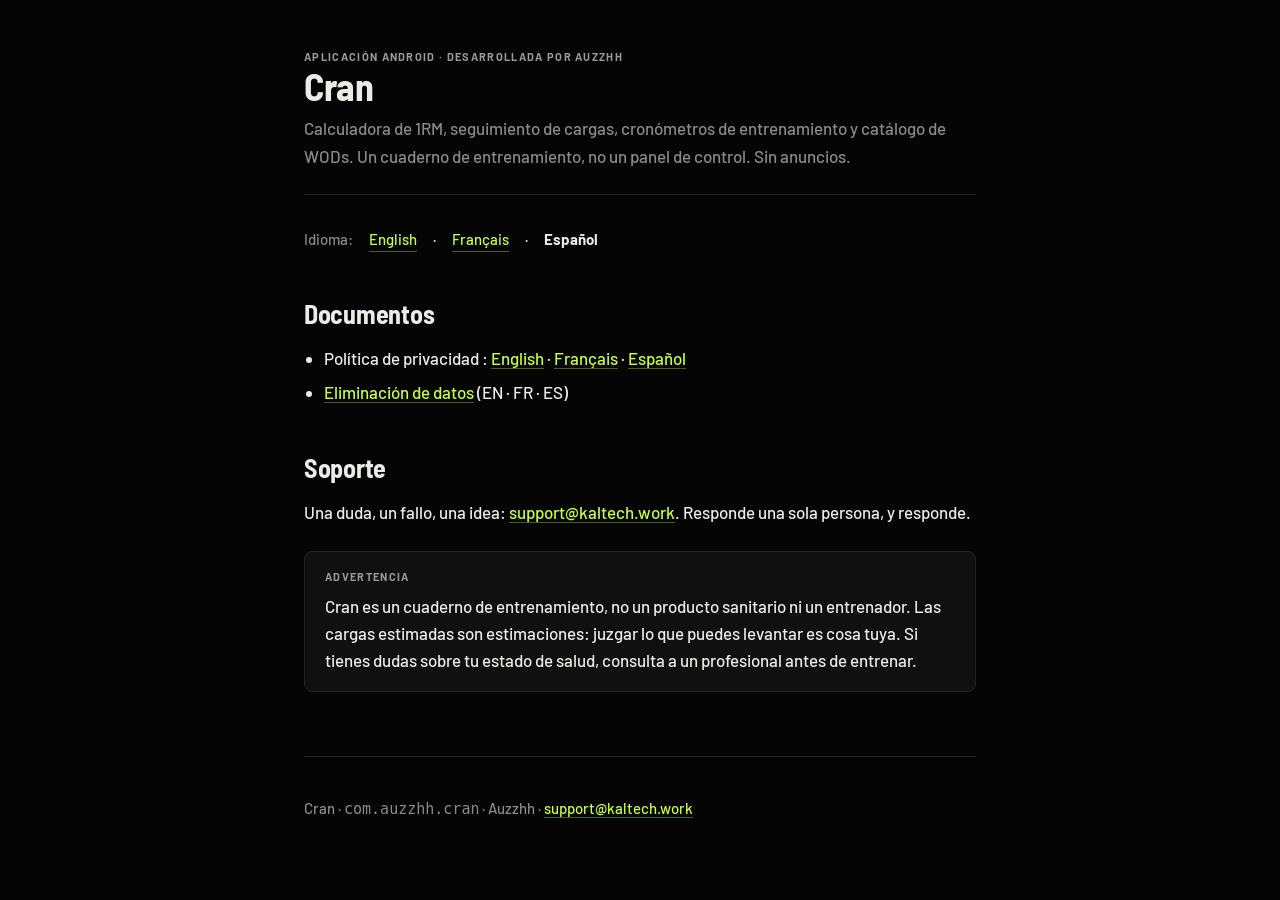
<file: inicio.html>
<!doctype html>
<html lang="es">
<head>
<meta charset="utf-8">
<meta name="viewport" content="width=device-width, initial-scale=1">
<title>Cran — calculadora de 1RM y registro de entrenamiento</title>
<meta name="description" content="Cran — calculadora de 1RM, seguimiento de cargas, cronómetros y WODs. Aplicación Android de Auzzhh. Sin anuncios.">
<link rel="canonical" href="https://cran.kaltech.work/inicio.html">
<meta name="theme-color" content="#050505">
<link rel="icon" href="favicon.ico" sizes="48x48">
<link rel="icon" href="icon-192.png" type="image/png" sizes="192x192">
<link rel="apple-touch-icon" href="apple-touch-icon.png">
<meta property="og:type" content="website">
<meta property="og:site_name" content="Cran">
<meta property="og:locale" content="es_ES">
<meta property="og:title" content="Cran — calculadora de 1RM y registro de entrenamiento">
<meta property="og:description" content="Cran — calculadora de 1RM, seguimiento de cargas, cronómetros y WODs. Aplicación Android de Auzzhh. Sin anuncios.">
<meta property="og:url" content="https://cran.kaltech.work/inicio.html">
<meta property="og:image" content="https://cran.kaltech.work/icon-512.png">
<meta property="og:image:width" content="512">
<meta property="og:image:height" content="512">
<meta property="og:image:alt" content="Cran logo: a lime hexagonal C on black">
<meta name="twitter:card" content="summary">
<link rel="preconnect" href="https://fonts.googleapis.com">
<link rel="preconnect" href="https://fonts.gstatic.com" crossorigin>
<link rel="stylesheet" href="https://fonts.googleapis.com/css2?family=Barlow:wght@500;700&family=Barlow+Semi+Condensed:wght@700&display=swap">
<link rel="stylesheet" href="style.css">
<link rel="alternate" hreflang="en" href="https://cran.kaltech.work/">
<link rel="alternate" hreflang="fr" href="https://cran.kaltech.work/accueil.html">
<link rel="alternate" hreflang="es" href="https://cran.kaltech.work/inicio.html">
<link rel="alternate" hreflang="x-default" href="https://cran.kaltech.work/">
</head>
<body>
<main>
<header>
  <p class="label">Aplicación Android · desarrollada por Auzzhh</p>
  <h1>Cran</h1>
  <p class="lede">Calculadora de 1RM, seguimiento de cargas, cronómetros de
  entrenamiento y catálogo de WODs. Un cuaderno de entrenamiento, no un panel de
  control. Sin anuncios.</p>
</header>

<p class="langs"><span>Idioma:</span> <a href="index.html">English</a> · <a href="accueil.html">Français</a> · <strong>Español</strong></p>

<!-- Dès que la fiche est publiée, décommenter et coller le lien :
<p><a class="cta" href="https://play.google.com/store/apps/details?id=com.auzzhh.cran">Consíguelo en Google Play</a></p>
-->

<h2>Documentos</h2>
<ul>
  <li>Política de privacidad :
      <a href="privacy.html">English</a> ·
      <a href="confidentialite.html">Français</a> ·
      <a href="privacidad.html">Español</a></li>
  <li><a href="data-deletion.html">Eliminación de datos</a> (EN · FR · ES)</li>
</ul>

<h2>Soporte</h2>
<p>Una duda, un fallo, una idea:
<a href="mailto:support@kaltech.work">support@kaltech.work</a>.
Responde una sola persona, y responde.</p>

<div class="card">
  <p class="label">Advertencia</p>
  <p style="margin:8px 0 0">Cran es un cuaderno de entrenamiento, no un producto sanitario
  ni un entrenador. Las cargas estimadas son estimaciones: juzgar lo que puedes
  levantar es cosa tuya. Si tienes dudas sobre tu estado de salud, consulta a un
  profesional antes de entrenar.</p>
</div>

<footer>
  <p>Cran · <code>com.auzzhh.cran</code> · Auzzhh · <a href="mailto:support@kaltech.work">support@kaltech.work</a></p>
</footer>
</main>
</body>
</html>
</file>
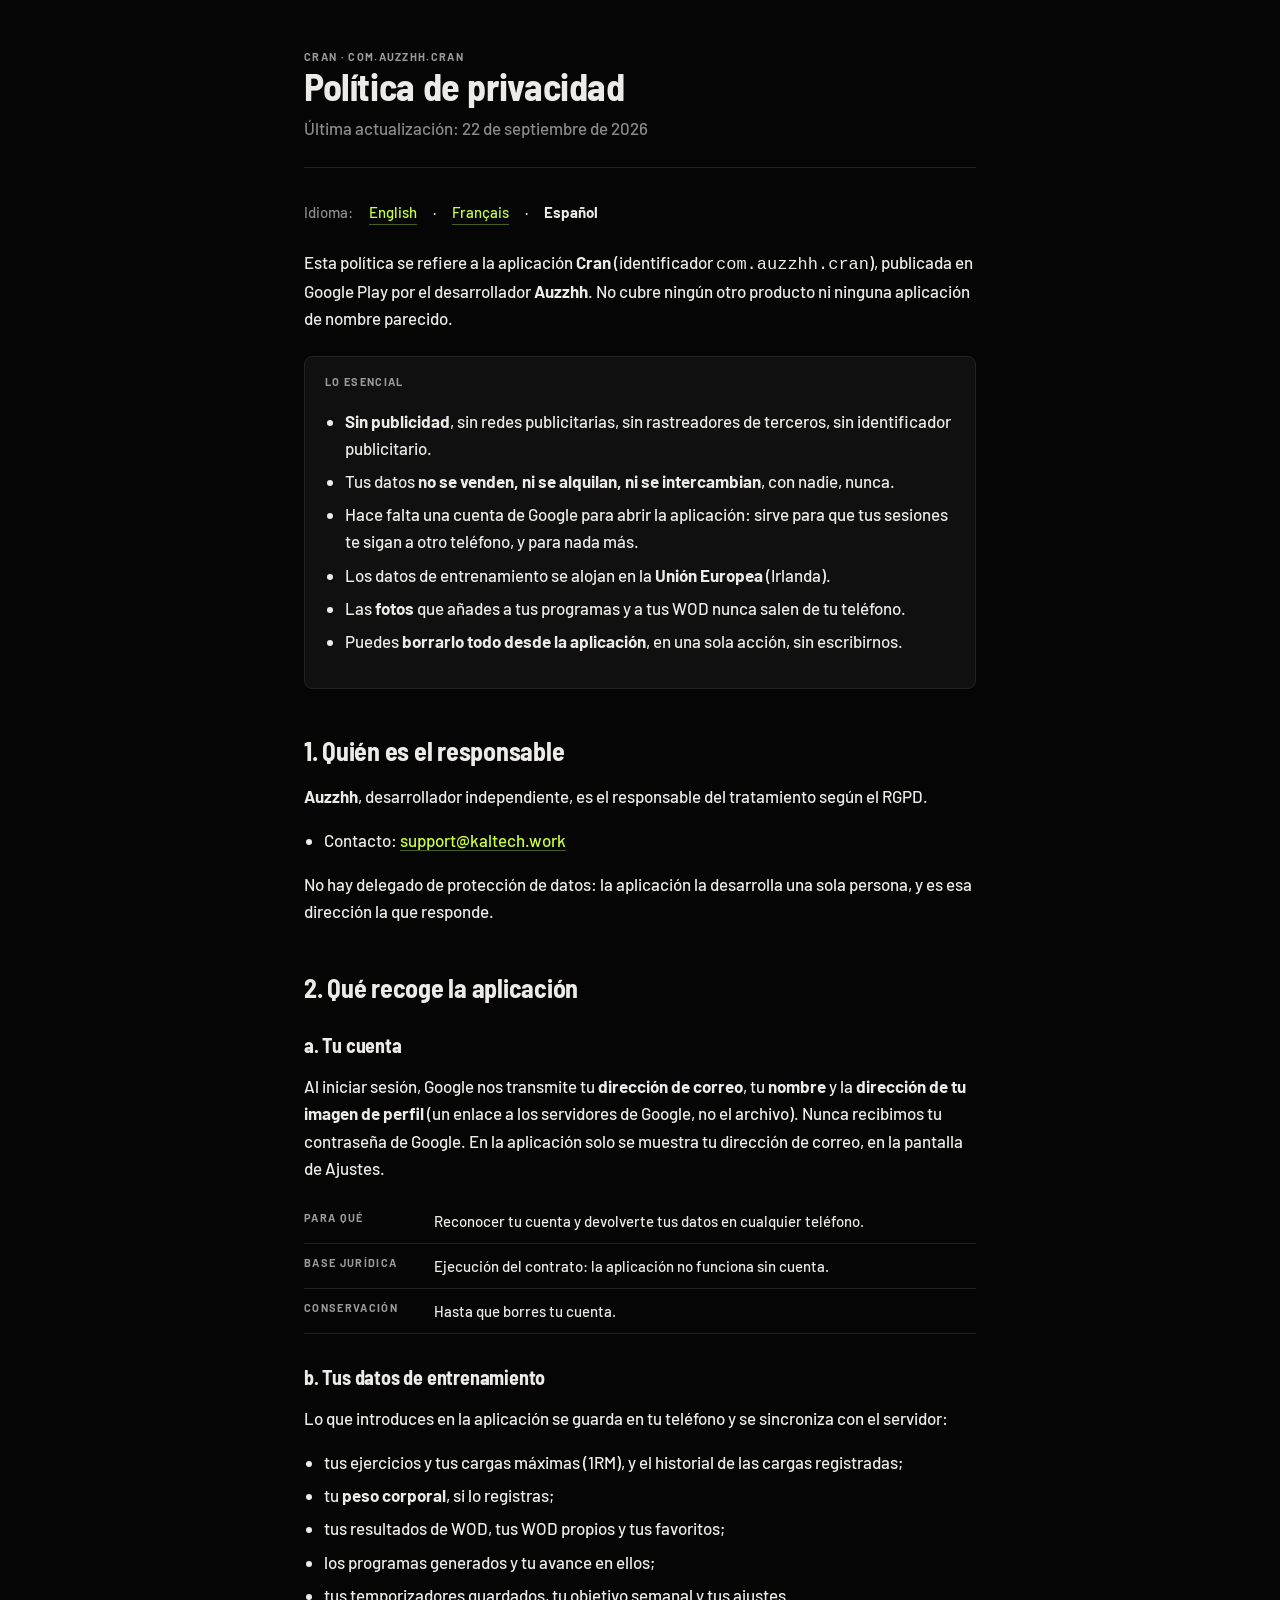
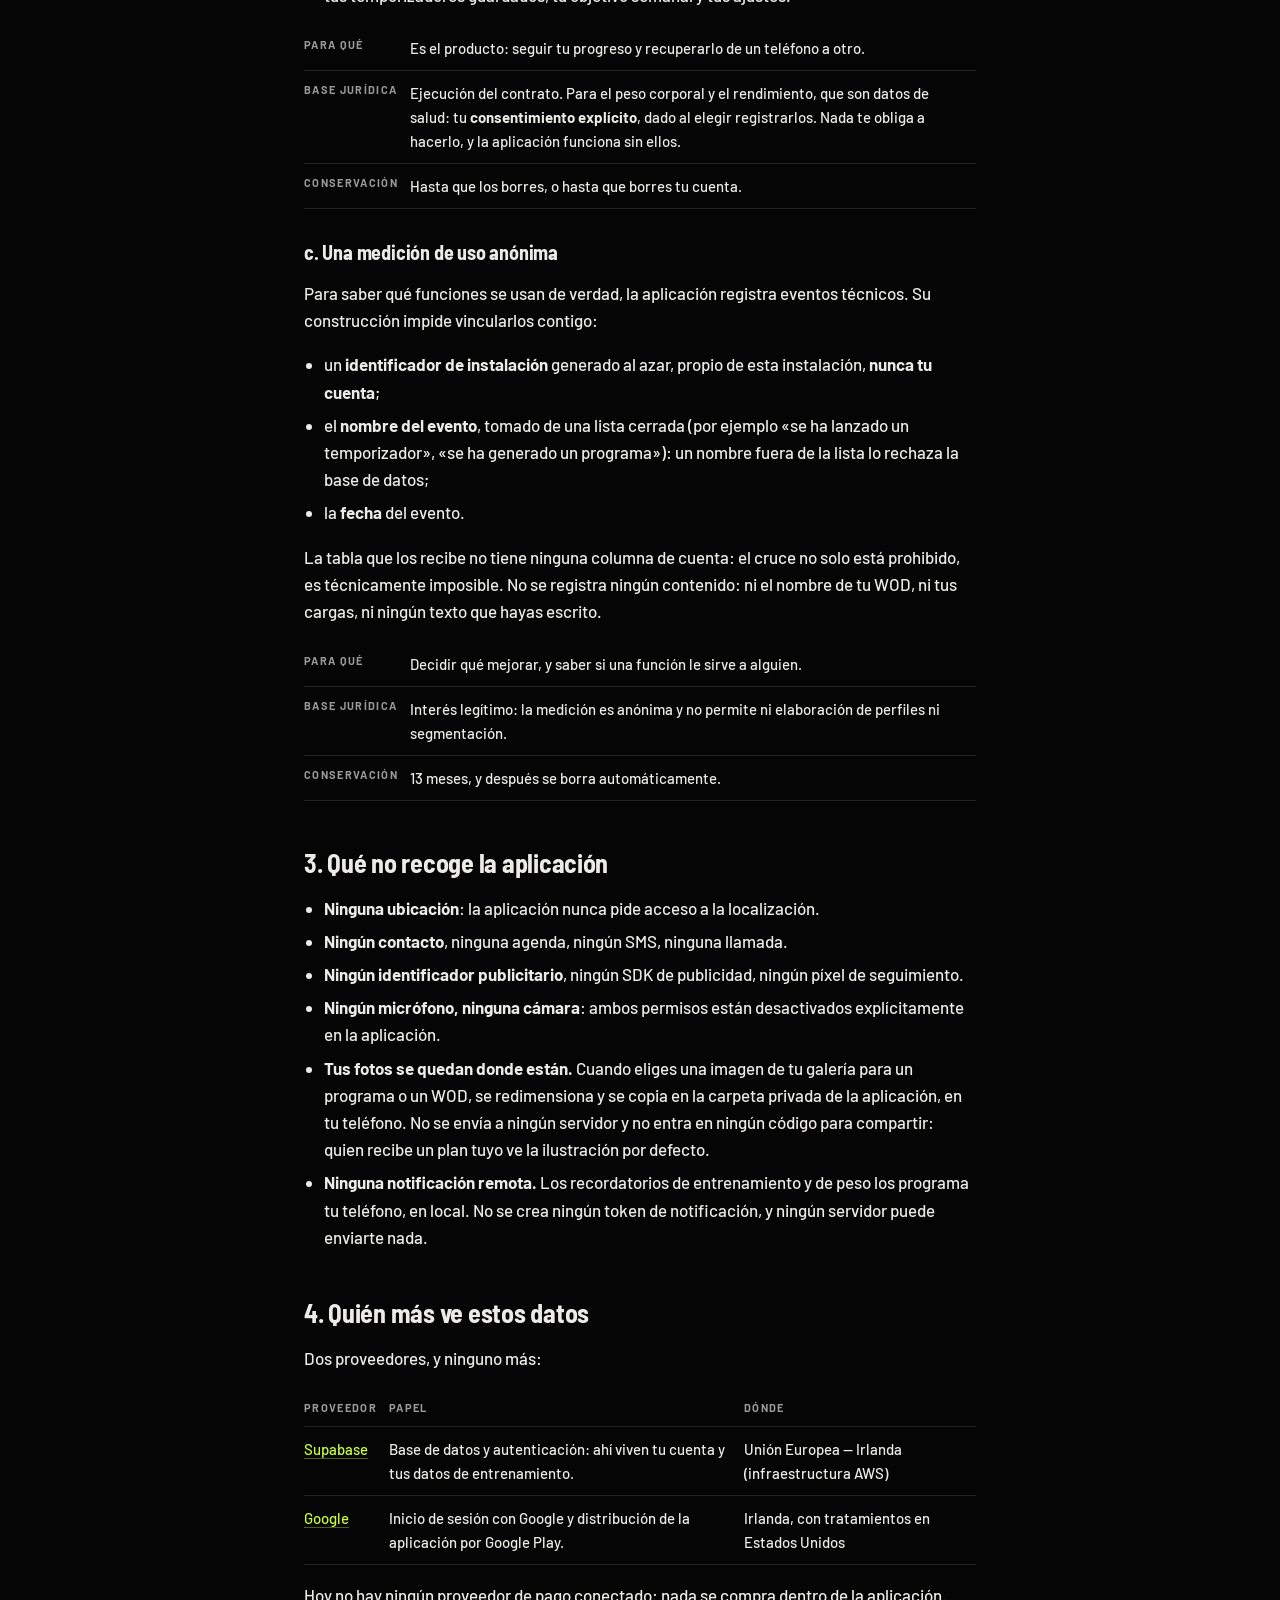
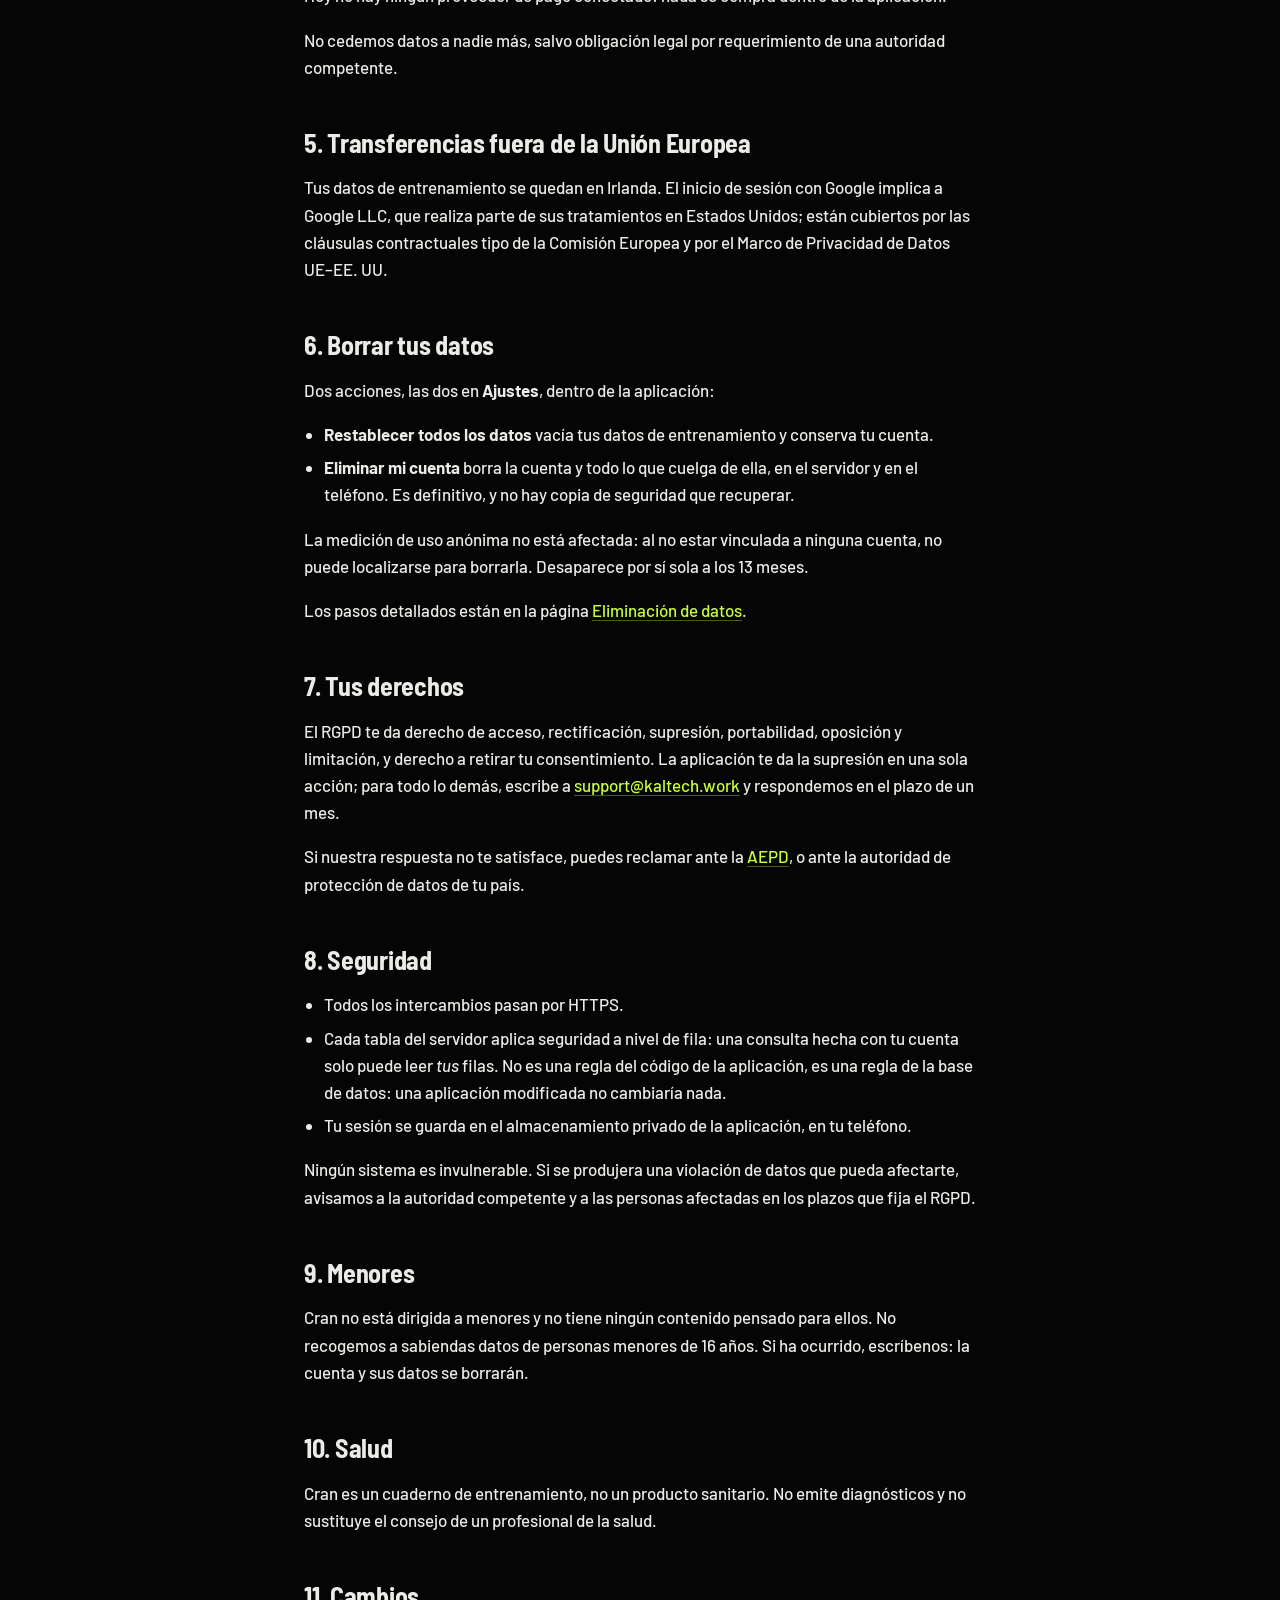
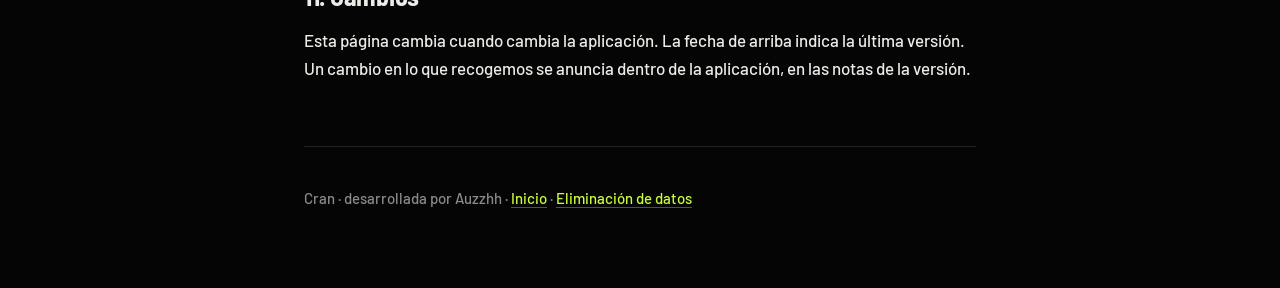
<file: privacidad.html>
<!doctype html>
<html lang="es">
<head>
<meta charset="utf-8">
<meta name="viewport" content="width=device-width, initial-scale=1">
<title>Política de privacidad — Cran</title>
<meta name="description" content="Qué recoge la aplicación Cran, por qué, dónde se aloja y cómo borrarlo todo.">
<link rel="canonical" href="https://cran.kaltech.work/privacidad.html">
<meta name="theme-color" content="#050505">
<link rel="icon" href="favicon.ico" sizes="48x48">
<link rel="icon" href="icon-192.png" type="image/png" sizes="192x192">
<link rel="apple-touch-icon" href="apple-touch-icon.png">
<meta property="og:type" content="website">
<meta property="og:site_name" content="Cran">
<meta property="og:locale" content="es_ES">
<meta property="og:title" content="Política de privacidad — Cran">
<meta property="og:description" content="Qué recoge la aplicación Cran, por qué, dónde se aloja y cómo borrarlo todo.">
<meta property="og:url" content="https://cran.kaltech.work/privacidad.html">
<meta property="og:image" content="https://cran.kaltech.work/icon-512.png">
<meta property="og:image:width" content="512">
<meta property="og:image:height" content="512">
<meta property="og:image:alt" content="Cran logo: a lime hexagonal C on black">
<meta name="twitter:card" content="summary">
<link rel="preconnect" href="https://fonts.googleapis.com">
<link rel="preconnect" href="https://fonts.gstatic.com" crossorigin>
<link rel="stylesheet" href="https://fonts.googleapis.com/css2?family=Barlow:wght@500;700&family=Barlow+Semi+Condensed:wght@700&display=swap">
<link rel="stylesheet" href="style.css">
<link rel="alternate" hreflang="en" href="https://cran.kaltech.work/privacy.html">
<link rel="alternate" hreflang="fr" href="https://cran.kaltech.work/confidentialite.html">
<link rel="alternate" hreflang="es" href="https://cran.kaltech.work/privacidad.html">
<link rel="alternate" hreflang="x-default" href="https://cran.kaltech.work/privacy.html">
</head>
<body>
<main>
<header>
  <p class="label">Cran · com.auzzhh.cran</p>
  <h1>Política de privacidad</h1>
  <p class="lede">Última actualización: 22 de septiembre de 2026</p>
</header>

<p class="langs"><span>Idioma:</span> <a href="privacy.html">English</a> · <a href="confidentialite.html">Français</a> · <strong>Español</strong></p>

<p>Esta política se refiere a la aplicación <strong>Cran</strong> (identificador
<code>com.auzzhh.cran</code>), publicada en Google Play por el desarrollador
<strong>Auzzhh</strong>. No cubre ningún otro producto ni ninguna aplicación de
nombre parecido.</p>

<div class="card">
  <p class="label">Lo esencial</p>
  <ul>
    <li><strong>Sin publicidad</strong>, sin redes publicitarias, sin rastreadores de terceros, sin identificador publicitario.</li>
    <li>Tus datos <strong>no se venden, ni se alquilan, ni se intercambian</strong>, con nadie, nunca.</li>
    <li>Hace falta una cuenta de Google para abrir la aplicación: sirve para que tus sesiones te sigan a otro teléfono, y para nada más.</li>
    <li>Los datos de entrenamiento se alojan en la <strong>Unión Europea</strong> (Irlanda).</li>
    <li>Las <strong>fotos</strong> que añades a tus programas y a tus WOD nunca salen de tu teléfono.</li>
    <li>Puedes <strong>borrarlo todo desde la aplicación</strong>, en una sola acción, sin escribirnos.</li>
  </ul>
</div>

<h2>1. Quién es el responsable</h2>
<p><strong>Auzzhh</strong>, desarrollador independiente, es el responsable del
tratamiento según el RGPD.</p>
<ul>
  <li>Contacto: <a href="mailto:support@kaltech.work">support@kaltech.work</a></li>
</ul>
<p>No hay delegado de protección de datos: la aplicación la desarrolla una sola
persona, y es esa dirección la que responde.</p>

<h2>2. Qué recoge la aplicación</h2>

<h3>a. Tu cuenta</h3>
<p>Al iniciar sesión, Google nos transmite tu <strong>dirección de correo</strong>,
tu <strong>nombre</strong> y la <strong>dirección de tu imagen de perfil</strong> (un
enlace a los servidores de Google, no el archivo). Nunca recibimos tu contraseña
de Google. En la aplicación solo se muestra tu dirección de correo, en la pantalla
de Ajustes.</p>
<table>
  <tr><th>Para qué</th><td>Reconocer tu cuenta y devolverte tus datos en cualquier teléfono.</td></tr>
  <tr><th>Base jurídica</th><td>Ejecución del contrato: la aplicación no funciona sin cuenta.</td></tr>
  <tr><th>Conservación</th><td>Hasta que borres tu cuenta.</td></tr>
</table>

<h3>b. Tus datos de entrenamiento</h3>
<p>Lo que introduces en la aplicación se guarda en tu teléfono y se sincroniza con
el servidor:</p>
<ul>
  <li>tus ejercicios y tus cargas máximas (1RM), y el historial de las cargas registradas;</li>
  <li>tu <strong>peso corporal</strong>, si lo registras;</li>
  <li>tus resultados de WOD, tus WOD propios y tus favoritos;</li>
  <li>los programas generados y tu avance en ellos;</li>
  <li>tus temporizadores guardados, tu objetivo semanal y tus ajustes.</li>
</ul>
<table>
  <tr><th>Para qué</th><td>Es el producto: seguir tu progreso y recuperarlo de un teléfono a otro.</td></tr>
  <tr><th>Base jurídica</th><td>Ejecución del contrato. Para el peso corporal y el rendimiento, que son datos de salud: tu <strong>consentimiento explícito</strong>, dado al elegir registrarlos. Nada te obliga a hacerlo, y la aplicación funciona sin ellos.</td></tr>
  <tr><th>Conservación</th><td>Hasta que los borres, o hasta que borres tu cuenta.</td></tr>
</table>

<h3>c. Una medición de uso anónima</h3>
<p>Para saber qué funciones se usan de verdad, la aplicación registra eventos
técnicos. Su construcción impide vincularlos contigo:</p>
<ul>
  <li>un <strong>identificador de instalación</strong> generado al azar, propio de esta instalación, <strong>nunca tu cuenta</strong>;</li>
  <li>el <strong>nombre del evento</strong>, tomado de una lista cerrada (por ejemplo «se ha lanzado un temporizador», «se ha generado un programa»): un nombre fuera de la lista lo rechaza la base de datos;</li>
  <li>la <strong>fecha</strong> del evento.</li>
</ul>
<p>La tabla que los recibe no tiene ninguna columna de cuenta: el cruce no solo está
prohibido, es técnicamente imposible. No se registra ningún contenido: ni el
nombre de tu WOD, ni tus cargas, ni ningún texto que hayas escrito.</p>
<table>
  <tr><th>Para qué</th><td>Decidir qué mejorar, y saber si una función le sirve a alguien.</td></tr>
  <tr><th>Base jurídica</th><td>Interés legítimo: la medición es anónima y no permite ni elaboración de perfiles ni segmentación.</td></tr>
  <tr><th>Conservación</th><td>13 meses, y después se borra automáticamente.</td></tr>
</table>

<h2>3. Qué no recoge la aplicación</h2>
<ul>
  <li><strong>Ninguna ubicación</strong>: la aplicación nunca pide acceso a la localización.</li>
  <li><strong>Ningún contacto</strong>, ninguna agenda, ningún SMS, ninguna llamada.</li>
  <li><strong>Ningún identificador publicitario</strong>, ningún SDK de publicidad, ningún píxel de seguimiento.</li>
  <li><strong>Ningún micrófono, ninguna cámara</strong>: ambos permisos están desactivados explícitamente en la aplicación.</li>
  <li><strong>Tus fotos se quedan donde están.</strong> Cuando eliges una imagen de tu galería para un programa o un WOD, se redimensiona y se copia en la carpeta privada de la aplicación, en tu teléfono. No se envía a ningún servidor y no entra en ningún código para compartir: quien recibe un plan tuyo ve la ilustración por defecto.</li>
  <li><strong>Ninguna notificación remota.</strong> Los recordatorios de entrenamiento y de peso los programa tu teléfono, en local. No se crea ningún token de notificación, y ningún servidor puede enviarte nada.</li>
</ul>

<h2>4. Quién más ve estos datos</h2>
<p>Dos proveedores, y ninguno más:</p>
<table>
  <tr><th>Proveedor</th><th>Papel</th><th>Dónde</th></tr>
  <tr><td><a href="https://supabase.com/privacy">Supabase</a></td><td>Base de datos y autenticación: ahí viven tu cuenta y tus datos de entrenamiento.</td><td>Unión Europea — Irlanda (infraestructura AWS)</td></tr>
  <tr><td><a href="https://policies.google.com/privacy">Google</a></td><td>Inicio de sesión con Google y distribución de la aplicación por Google Play.</td><td>Irlanda, con tratamientos en Estados Unidos</td></tr>
</table>
<p>Hoy no hay ningún proveedor de pago conectado: nada se compra dentro de la
aplicación. <!-- POR ACTUALIZAR el día en que se active la compra premium: nombrar al
     proveedor de facturación y qué recibe. --></p>
<p>No cedemos datos a nadie más, salvo obligación legal por requerimiento de una
autoridad competente.</p>

<h2>5. Transferencias fuera de la Unión Europea</h2>
<p>Tus datos de entrenamiento se quedan en Irlanda. El inicio de sesión con Google
implica a Google LLC, que realiza parte de sus tratamientos en Estados Unidos;
están cubiertos por las cláusulas contractuales tipo de la Comisión Europea y por
el Marco de Privacidad de Datos UE–EE. UU.</p>

<h2>6. Borrar tus datos</h2>
<p>Dos acciones, las dos en <strong>Ajustes</strong>, dentro de la aplicación:</p>
<ul>
  <li><strong>Restablecer todos los datos</strong> vacía tus datos de entrenamiento y conserva tu cuenta.</li>
  <li><strong>Eliminar mi cuenta</strong> borra la cuenta y todo lo que cuelga de ella, en el servidor y en el teléfono. Es definitivo, y no hay copia de seguridad que recuperar.</li>
</ul>
<p>La medición de uso anónima no está afectada: al no estar vinculada a ninguna
cuenta, no puede localizarse para borrarla. Desaparece por sí sola a los 13 meses.</p>
<p>Los pasos detallados están en la página
<a href="data-deletion.html">Eliminación de datos</a>.</p>

<h2>7. Tus derechos</h2>
<p>El RGPD te da derecho de acceso, rectificación, supresión, portabilidad,
oposición y limitación, y derecho a retirar tu consentimiento. La aplicación te da
la supresión en una sola acción; para todo lo demás, escribe a
<a href="mailto:support@kaltech.work">support@kaltech.work</a>
y respondemos en el plazo de un mes.</p>
<p>Si nuestra respuesta no te satisface, puedes reclamar ante la
<a href="https://www.aepd.es/">AEPD</a>, o ante la autoridad de protección de datos
de tu país.</p>

<h2>8. Seguridad</h2>
<ul>
  <li>Todos los intercambios pasan por HTTPS.</li>
  <li>Cada tabla del servidor aplica seguridad a nivel de fila: una consulta hecha con tu cuenta solo puede leer <em>tus</em> filas. No es una regla del código de la aplicación, es una regla de la base de datos: una aplicación modificada no cambiaría nada.</li>
  <li>Tu sesión se guarda en el almacenamiento privado de la aplicación, en tu teléfono.</li>
</ul>
<p>Ningún sistema es invulnerable. Si se produjera una violación de datos que pueda
afectarte, avisamos a la autoridad competente y a las personas afectadas en los
plazos que fija el RGPD.</p>

<h2>9. Menores</h2>
<p>Cran no está dirigida a menores y no tiene ningún contenido pensado para
ellos. No recogemos a sabiendas datos de personas menores de 16 años. Si ha
ocurrido, escríbenos: la cuenta y sus datos se borrarán.</p>

<h2>10. Salud</h2>
<p>Cran es un cuaderno de entrenamiento, no un producto sanitario. No emite
diagnósticos y no sustituye el consejo de un profesional de la salud.</p>

<h2>11. Cambios</h2>
<p>Esta página cambia cuando cambia la aplicación. La fecha de arriba indica la
última versión. Un cambio en lo que recogemos se anuncia dentro de la aplicación,
en las notas de la versión.</p>

<footer>
  <p>Cran · desarrollada por Auzzhh · <a href="inicio.html">Inicio</a> ·
  <a href="data-deletion.html">Eliminación de datos</a></p>
</footer>
</main>
</body>
</html>
</file>
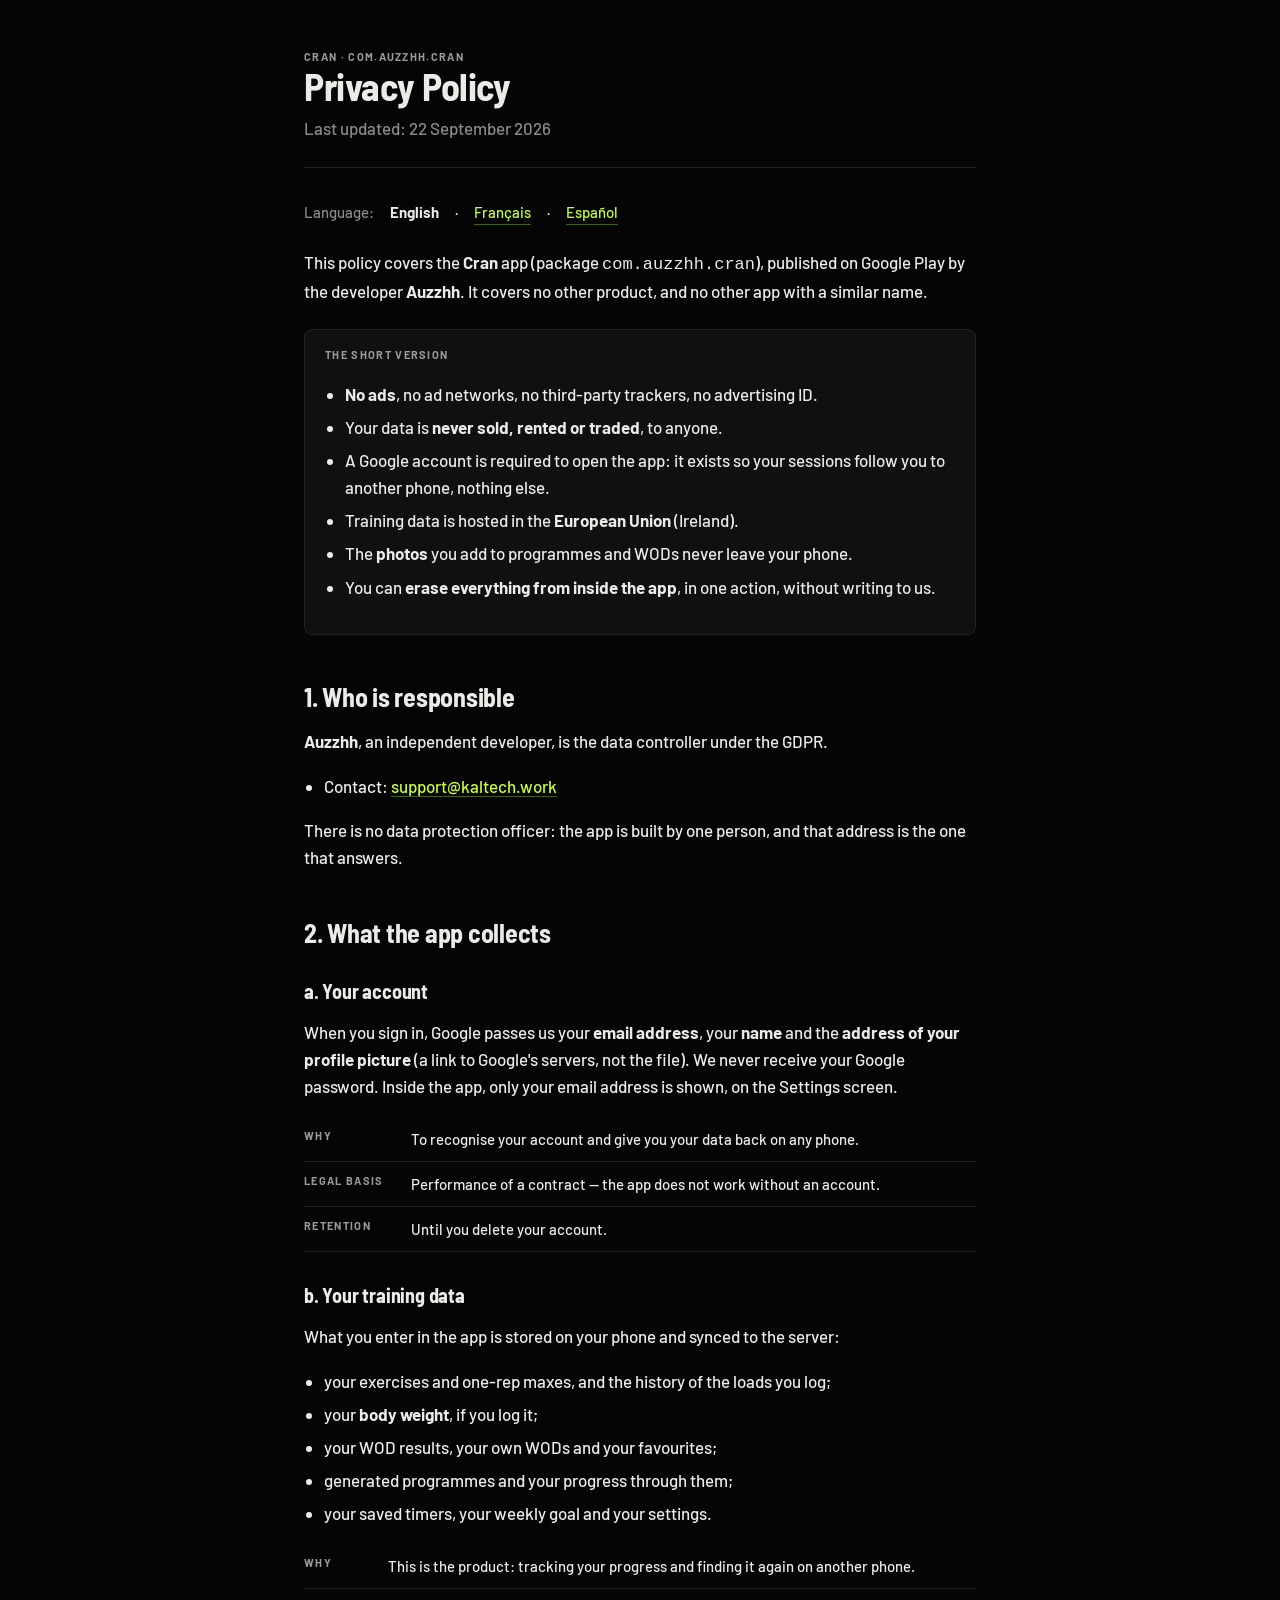
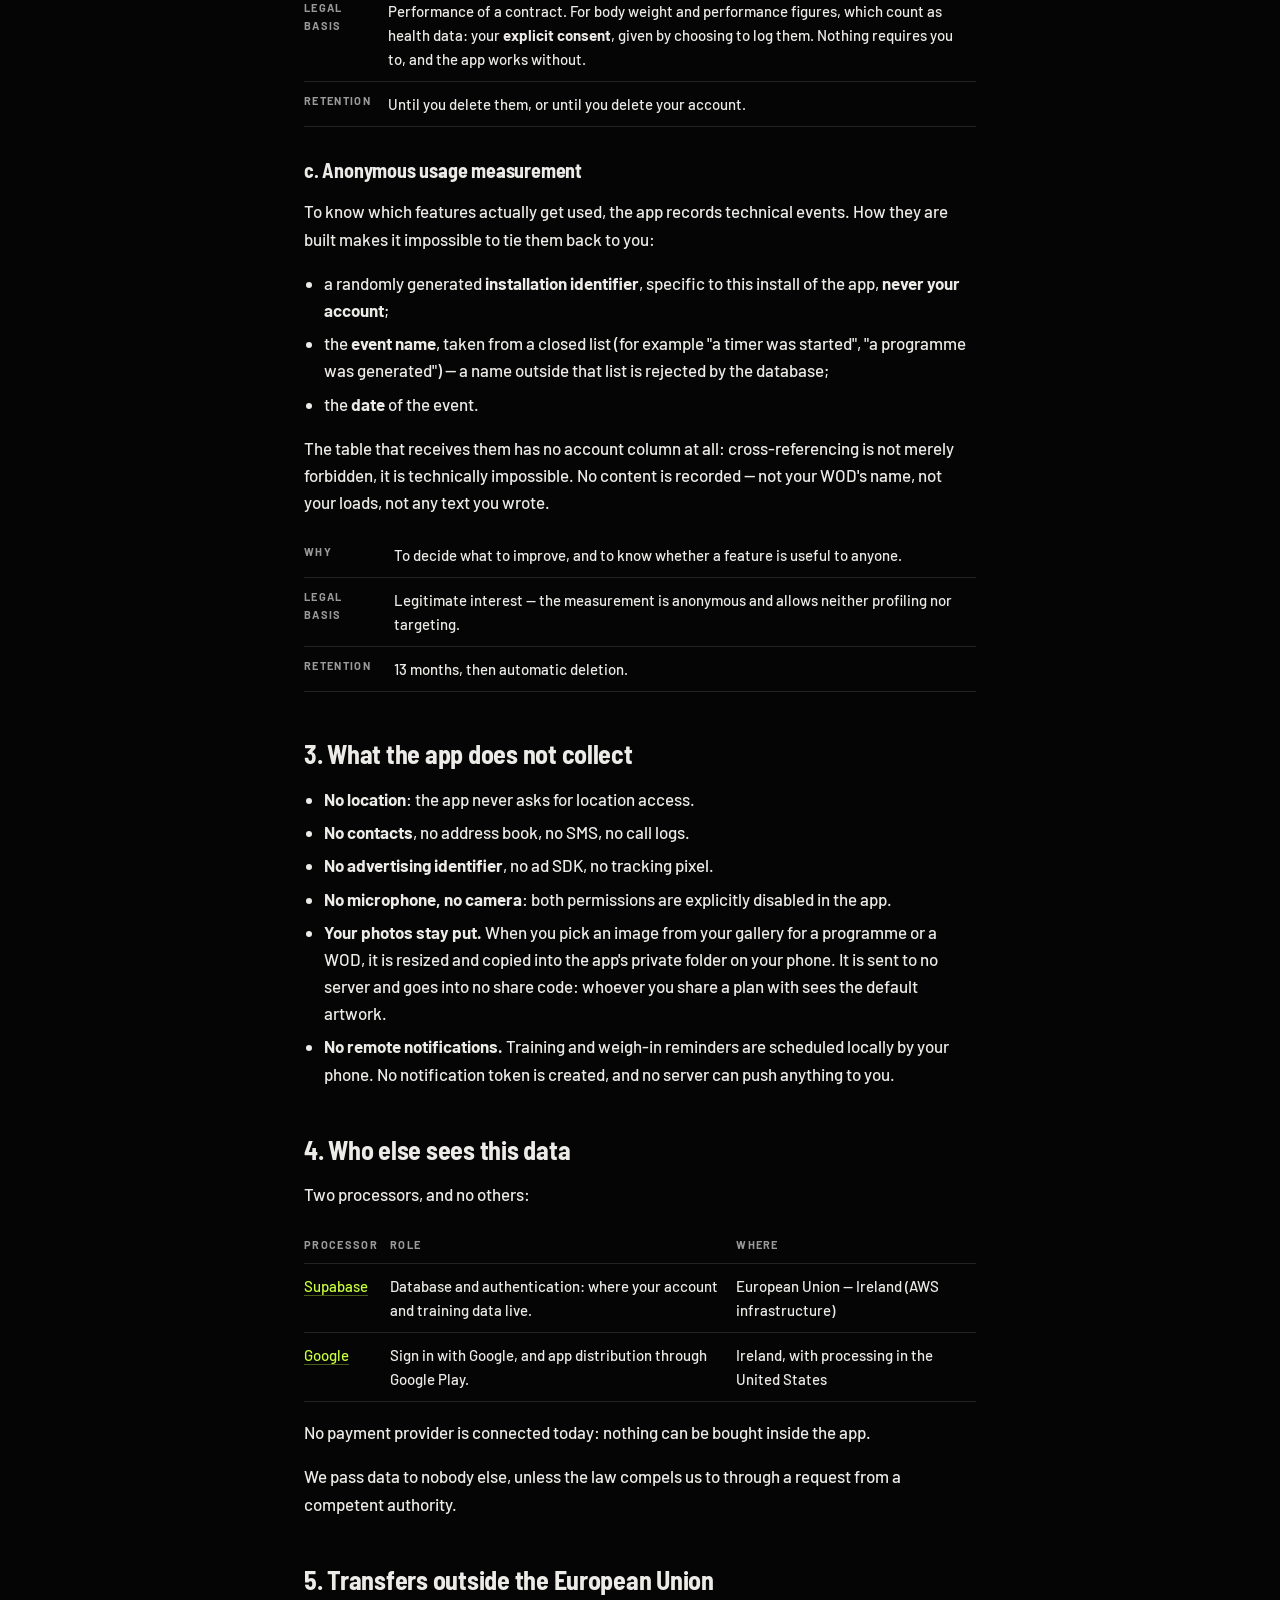
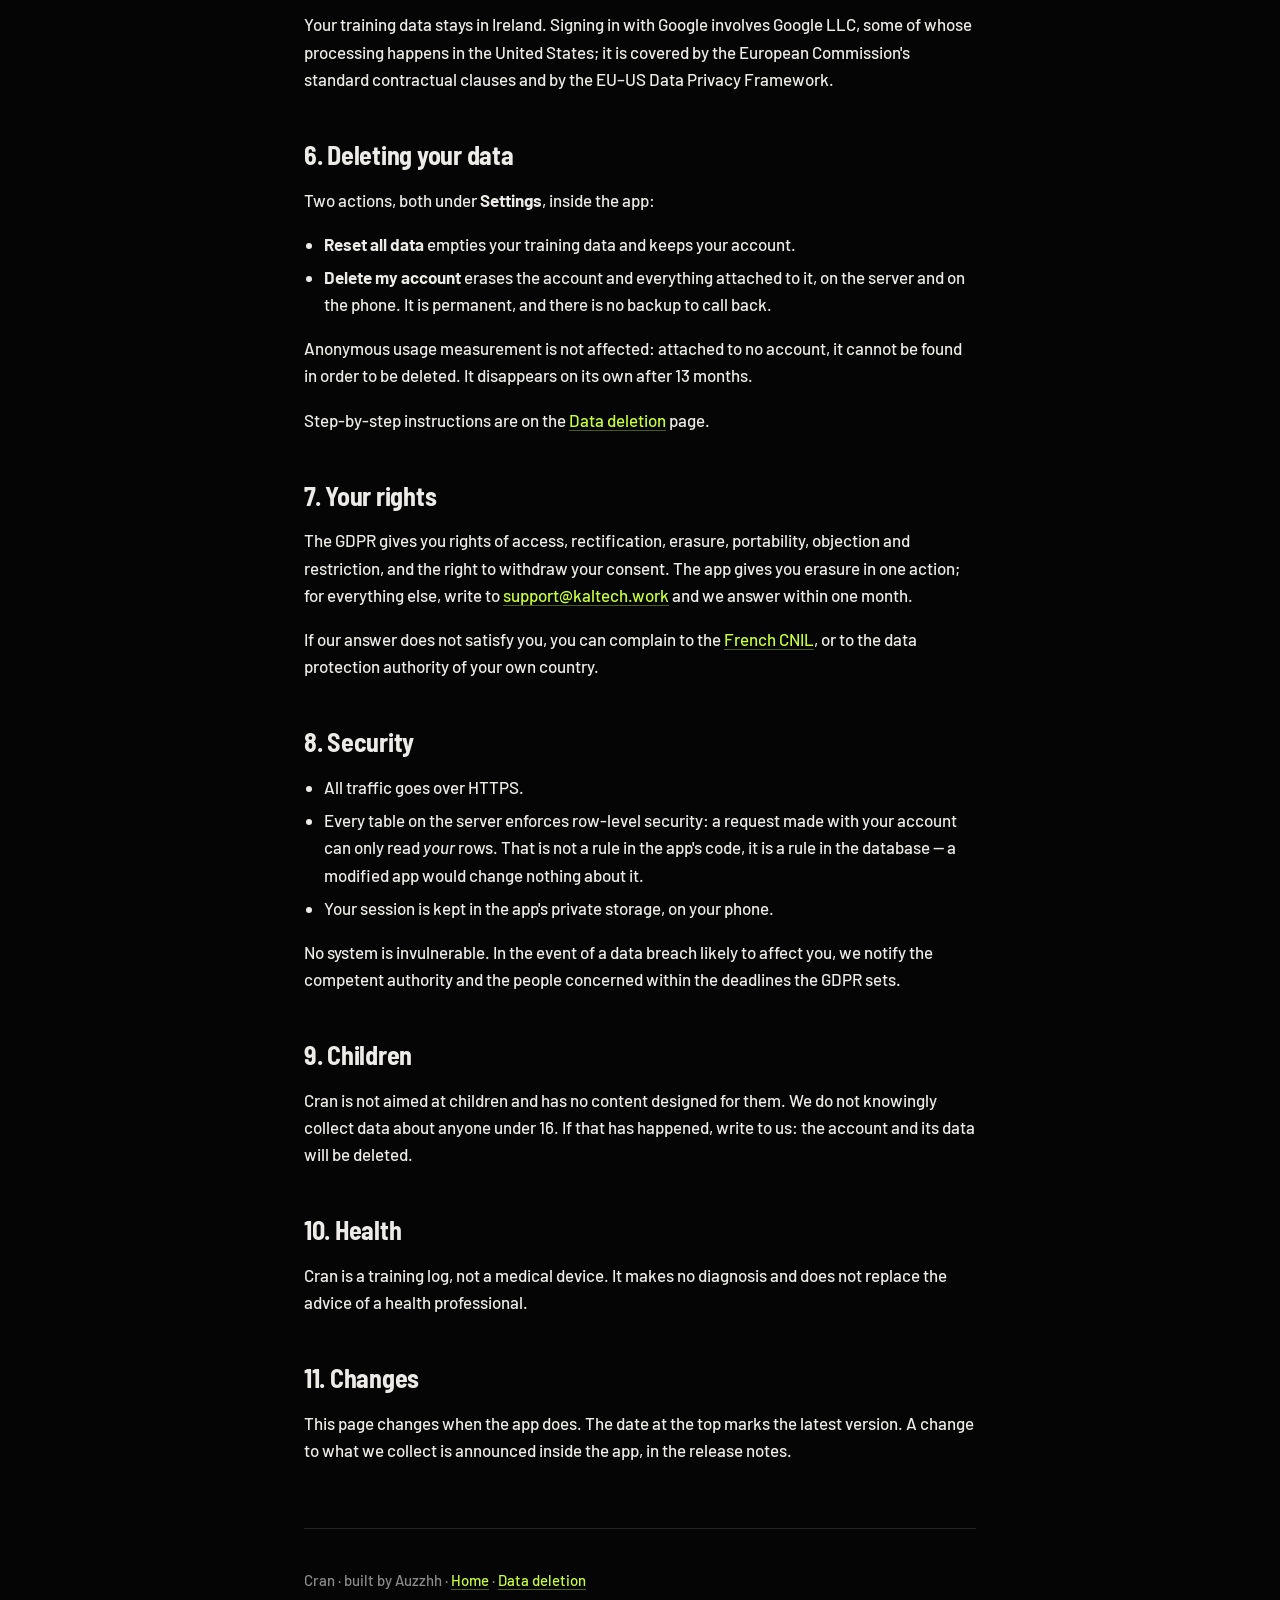
<file: privacy.html>
<!doctype html>
<html lang="en">
<head>
<meta charset="utf-8">
<meta name="viewport" content="width=device-width, initial-scale=1">
<title>Privacy Policy — Cran</title>
<meta name="description" content="What the Cran app collects, why, where it is hosted, and how to delete everything.">
<link rel="canonical" href="https://cran.kaltech.work/privacy.html">
<meta name="theme-color" content="#050505">
<link rel="icon" href="favicon.ico" sizes="48x48">
<link rel="icon" href="icon-192.png" type="image/png" sizes="192x192">
<link rel="apple-touch-icon" href="apple-touch-icon.png">
<meta property="og:type" content="website">
<meta property="og:site_name" content="Cran">
<meta property="og:locale" content="en_US">
<meta property="og:title" content="Privacy Policy — Cran">
<meta property="og:description" content="What the Cran app collects, why, where it is hosted, and how to delete everything.">
<meta property="og:url" content="https://cran.kaltech.work/privacy.html">
<meta property="og:image" content="https://cran.kaltech.work/icon-512.png">
<meta property="og:image:width" content="512">
<meta property="og:image:height" content="512">
<meta property="og:image:alt" content="Cran logo: a lime hexagonal C on black">
<meta name="twitter:card" content="summary">
<link rel="preconnect" href="https://fonts.googleapis.com">
<link rel="preconnect" href="https://fonts.gstatic.com" crossorigin>
<link rel="stylesheet" href="https://fonts.googleapis.com/css2?family=Barlow:wght@500;700&family=Barlow+Semi+Condensed:wght@700&display=swap">
<link rel="stylesheet" href="style.css">
<link rel="alternate" hreflang="en" href="https://cran.kaltech.work/privacy.html">
<link rel="alternate" hreflang="fr" href="https://cran.kaltech.work/confidentialite.html">
<link rel="alternate" hreflang="es" href="https://cran.kaltech.work/privacidad.html">
<link rel="alternate" hreflang="x-default" href="https://cran.kaltech.work/privacy.html">
</head>
<body>
<main>
<header>
  <p class="label">Cran · com.auzzhh.cran</p>
  <h1>Privacy Policy</h1>
  <p class="lede">Last updated: 22 September 2026</p>
</header>

<p class="langs"><span>Language:</span> <strong>English</strong> · <a href="confidentialite.html">Français</a> · <a href="privacidad.html">Español</a></p>

<p>This policy covers the <strong>Cran</strong> app (package
<code>com.auzzhh.cran</code>), published on Google Play by the developer
<strong>Auzzhh</strong>. It covers no other product, and no other app with a
similar name.</p>

<div class="card">
  <p class="label">The short version</p>
  <ul>
    <li><strong>No ads</strong>, no ad networks, no third-party trackers, no advertising ID.</li>
    <li>Your data is <strong>never sold, rented or traded</strong>, to anyone.</li>
    <li>A Google account is required to open the app: it exists so your sessions follow you to another phone, nothing else.</li>
    <li>Training data is hosted in the <strong>European Union</strong> (Ireland).</li>
    <li>The <strong>photos</strong> you add to programmes and WODs never leave your phone.</li>
    <li>You can <strong>erase everything from inside the app</strong>, in one action, without writing to us.</li>
  </ul>
</div>

<h2>1. Who is responsible</h2>
<p><strong>Auzzhh</strong>, an independent developer, is the data controller under
the GDPR.</p>
<ul>
  <li>Contact: <a href="mailto:support@kaltech.work">support@kaltech.work</a></li>
</ul>
<p>There is no data protection officer: the app is built by one person, and that
address is the one that answers.</p>

<h2>2. What the app collects</h2>

<h3>a. Your account</h3>
<p>When you sign in, Google passes us your <strong>email address</strong>, your
<strong>name</strong> and the <strong>address of your profile picture</strong> (a link
to Google's servers, not the file). We never receive your Google password. Inside
the app, only your email address is shown, on the Settings screen.</p>
<table>
  <tr><th>Why</th><td>To recognise your account and give you your data back on any phone.</td></tr>
  <tr><th>Legal basis</th><td>Performance of a contract — the app does not work without an account.</td></tr>
  <tr><th>Retention</th><td>Until you delete your account.</td></tr>
</table>

<h3>b. Your training data</h3>
<p>What you enter in the app is stored on your phone and synced to the server:</p>
<ul>
  <li>your exercises and one-rep maxes, and the history of the loads you log;</li>
  <li>your <strong>body weight</strong>, if you log it;</li>
  <li>your WOD results, your own WODs and your favourites;</li>
  <li>generated programmes and your progress through them;</li>
  <li>your saved timers, your weekly goal and your settings.</li>
</ul>
<table>
  <tr><th>Why</th><td>This is the product: tracking your progress and finding it again on another phone.</td></tr>
  <tr><th>Legal basis</th><td>Performance of a contract. For body weight and performance figures, which count as health data: your <strong>explicit consent</strong>, given by choosing to log them. Nothing requires you to, and the app works without.</td></tr>
  <tr><th>Retention</th><td>Until you delete them, or until you delete your account.</td></tr>
</table>

<h3>c. Anonymous usage measurement</h3>
<p>To know which features actually get used, the app records technical events.
How they are built makes it impossible to tie them back to you:</p>
<ul>
  <li>a randomly generated <strong>installation identifier</strong>, specific to this install of the app, <strong>never your account</strong>;</li>
  <li>the <strong>event name</strong>, taken from a closed list (for example "a timer was started", "a programme was generated") — a name outside that list is rejected by the database;</li>
  <li>the <strong>date</strong> of the event.</li>
</ul>
<p>The table that receives them has no account column at all: cross-referencing is
not merely forbidden, it is technically impossible. No content is recorded — not
your WOD's name, not your loads, not any text you wrote.</p>
<table>
  <tr><th>Why</th><td>To decide what to improve, and to know whether a feature is useful to anyone.</td></tr>
  <tr><th>Legal basis</th><td>Legitimate interest — the measurement is anonymous and allows neither profiling nor targeting.</td></tr>
  <tr><th>Retention</th><td>13 months, then automatic deletion.</td></tr>
</table>

<h2>3. What the app does not collect</h2>
<ul>
  <li><strong>No location</strong>: the app never asks for location access.</li>
  <li><strong>No contacts</strong>, no address book, no SMS, no call logs.</li>
  <li><strong>No advertising identifier</strong>, no ad SDK, no tracking pixel.</li>
  <li><strong>No microphone, no camera</strong>: both permissions are explicitly disabled in the app.</li>
  <li><strong>Your photos stay put.</strong> When you pick an image from your gallery for a programme or a WOD, it is resized and copied into the app's private folder on your phone. It is sent to no server and goes into no share code: whoever you share a plan with sees the default artwork.</li>
  <li><strong>No remote notifications.</strong> Training and weigh-in reminders are scheduled locally by your phone. No notification token is created, and no server can push anything to you.</li>
</ul>

<h2>4. Who else sees this data</h2>
<p>Two processors, and no others:</p>
<table>
  <tr><th>Processor</th><th>Role</th><th>Where</th></tr>
  <tr><td><a href="https://supabase.com/privacy">Supabase</a></td><td>Database and authentication: where your account and training data live.</td><td>European Union — Ireland (AWS infrastructure)</td></tr>
  <tr><td><a href="https://policies.google.com/privacy">Google</a></td><td>Sign in with Google, and app distribution through Google Play.</td><td>Ireland, with processing in the United States</td></tr>
</table>
<p>No payment provider is connected today: nothing can be bought inside the app.
<!-- TO BE UPDATED on the day the premium purchase goes live: name the
     billing provider and what it receives. --></p>
<p>We pass data to nobody else, unless the law compels us to through a request
from a competent authority.</p>

<h2>5. Transfers outside the European Union</h2>
<p>Your training data stays in Ireland. Signing in with Google involves Google LLC,
some of whose processing happens in the United States; it is covered by the
European Commission's standard contractual clauses and by the EU–US Data Privacy
Framework.</p>

<h2>6. Deleting your data</h2>
<p>Two actions, both under <strong>Settings</strong>, inside the app:</p>
<ul>
  <li><strong>Reset all data</strong> empties your training data and keeps your account.</li>
  <li><strong>Delete my account</strong> erases the account and everything attached to it, on the server and on the phone. It is permanent, and there is no backup to call back.</li>
</ul>
<p>Anonymous usage measurement is not affected: attached to no account, it cannot
be found in order to be deleted. It disappears on its own after 13 months.</p>
<p>Step-by-step instructions are on the
<a href="data-deletion.html">Data deletion</a> page.</p>

<h2>7. Your rights</h2>
<p>The GDPR gives you rights of access, rectification, erasure, portability,
objection and restriction, and the right to withdraw your consent. The app gives
you erasure in one action; for everything else, write to
<a href="mailto:support@kaltech.work">support@kaltech.work</a>
and we answer within one month.</p>
<p>If our answer does not satisfy you, you can complain to the
<a href="https://www.cnil.fr/en/plaintes">French CNIL</a>, or to the data
protection authority of your own country.</p>

<h2>8. Security</h2>
<ul>
  <li>All traffic goes over HTTPS.</li>
  <li>Every table on the server enforces row-level security: a request made with your account can only read <em>your</em> rows. That is not a rule in the app's code, it is a rule in the database — a modified app would change nothing about it.</li>
  <li>Your session is kept in the app's private storage, on your phone.</li>
</ul>
<p>No system is invulnerable. In the event of a data breach likely to affect you, we
notify the competent authority and the people concerned within the deadlines the
GDPR sets.</p>

<h2>9. Children</h2>
<p>Cran is not aimed at children and has no content designed for them. We do
not knowingly collect data about anyone under 16. If that has happened, write to
us: the account and its data will be deleted.</p>

<h2>10. Health</h2>
<p>Cran is a training log, not a medical device. It makes no diagnosis and does
not replace the advice of a health professional.</p>

<h2>11. Changes</h2>
<p>This page changes when the app does. The date at the top marks the latest
version. A change to what we collect is announced inside the app, in the release
notes.</p>

<footer>
  <p>Cran · built by Auzzhh · <a href="index.html">Home</a> ·
  <a href="data-deletion.html">Data deletion</a></p>
</footer>
</main>
</body>
</html>
</file>
<file: style.css>
/* Palette et typographie de DESIGN.md — mêmes tokens que l'app, pour qu'une
   page ouverte depuis le Play Store ressemble à ce qu'on vient d'installer.
   Fond #050505, accent chalk-lime #C8FF3D, Barlow (OFL). */
:root {
  --chalk: #050505;
  --surface: #101010;
  --ink: #ECEBE7;
  --muted-ink: #8A8A8A;
  --label-ink: #9A9A9A;
  --hairline: #222222;
  --accent: #C8FF3D;
}

* { box-sizing: border-box; }

html { -webkit-text-size-adjust: 100%; }

body {
  margin: 0;
  padding: 0 16px 64px;
  background: var(--chalk);
  color: var(--ink);
  font-family: Barlow, system-ui, -apple-system, "Segoe UI", sans-serif;
  font-weight: 500;
  font-size: 17px;
  line-height: 1.6;
}

main { max-width: 42rem; margin: 0 auto; }

header { padding: 48px 0 24px; border-bottom: 1px solid var(--hairline); margin-bottom: 32px; }

h1, h2, h3 {
  font-family: "Barlow Semi Condensed", Barlow, system-ui, sans-serif;
  font-weight: 700;
  line-height: 1.1;
  letter-spacing: -0.01em;
}
h1 { font-size: 38px; margin: 0 0 8px; }
h2 { font-size: 26px; margin: 48px 0 8px; }
h3 { font-size: 20px; margin: 32px 0 4px; }

/* Micro-labels capitales, token `label` de DESIGN.md. */
.label {
  font-family: Barlow, system-ui, sans-serif;
  font-weight: 700;
  font-size: 11px;
  letter-spacing: 0.12em;
  text-transform: uppercase;
  color: var(--label-ink);
  margin: 0;
}

.lede { color: var(--muted-ink); margin: 0; }

a { color: var(--accent); text-decoration: none; border-bottom: 1px solid rgba(200, 255, 61, 0.35); }
a:hover { border-bottom-color: var(--accent); }

/* Un seul aplat d'accent par écran (DESIGN.md) : c'est celui-ci. */
.cta {
  display: inline-block;
  background: var(--accent);
  color: var(--chalk);
  font-weight: 700;
  padding: 10px 20px;
  border-radius: 4px;
  border: 0;
}

.card {
  background: var(--surface);
  border: 1px solid var(--hairline);
  border-radius: 8px;
  padding: 16px 20px;
  margin: 24px 0;
}

ul { padding-left: 20px; }
li { margin: 6px 0; }

table { width: 100%; border-collapse: collapse; margin: 16px 0; font-size: 15px; }
th, td { text-align: left; padding: 10px 12px 10px 0; border-bottom: 1px solid var(--hairline); vertical-align: top; }
th { color: var(--label-ink); font-size: 11px; font-weight: 700; letter-spacing: 0.12em; text-transform: uppercase; }

/* Ce qui reste à remplir avant publication : impossible à manquer. */
.todo {
  background: rgba(255, 77, 61, 0.12);
  border: 1px solid #FF4D3D;
  border-radius: 3px;
  padding: 0 4px;
  font-weight: 700;
}

.langs { display: flex; gap: 16px; flex-wrap: wrap; margin: 0 0 24px; font-size: 15px; }
.langs span { color: var(--muted-ink); }

footer { margin-top: 64px; padding-top: 24px; border-top: 1px solid var(--hairline); color: var(--muted-ink); font-size: 15px; }
</file>
